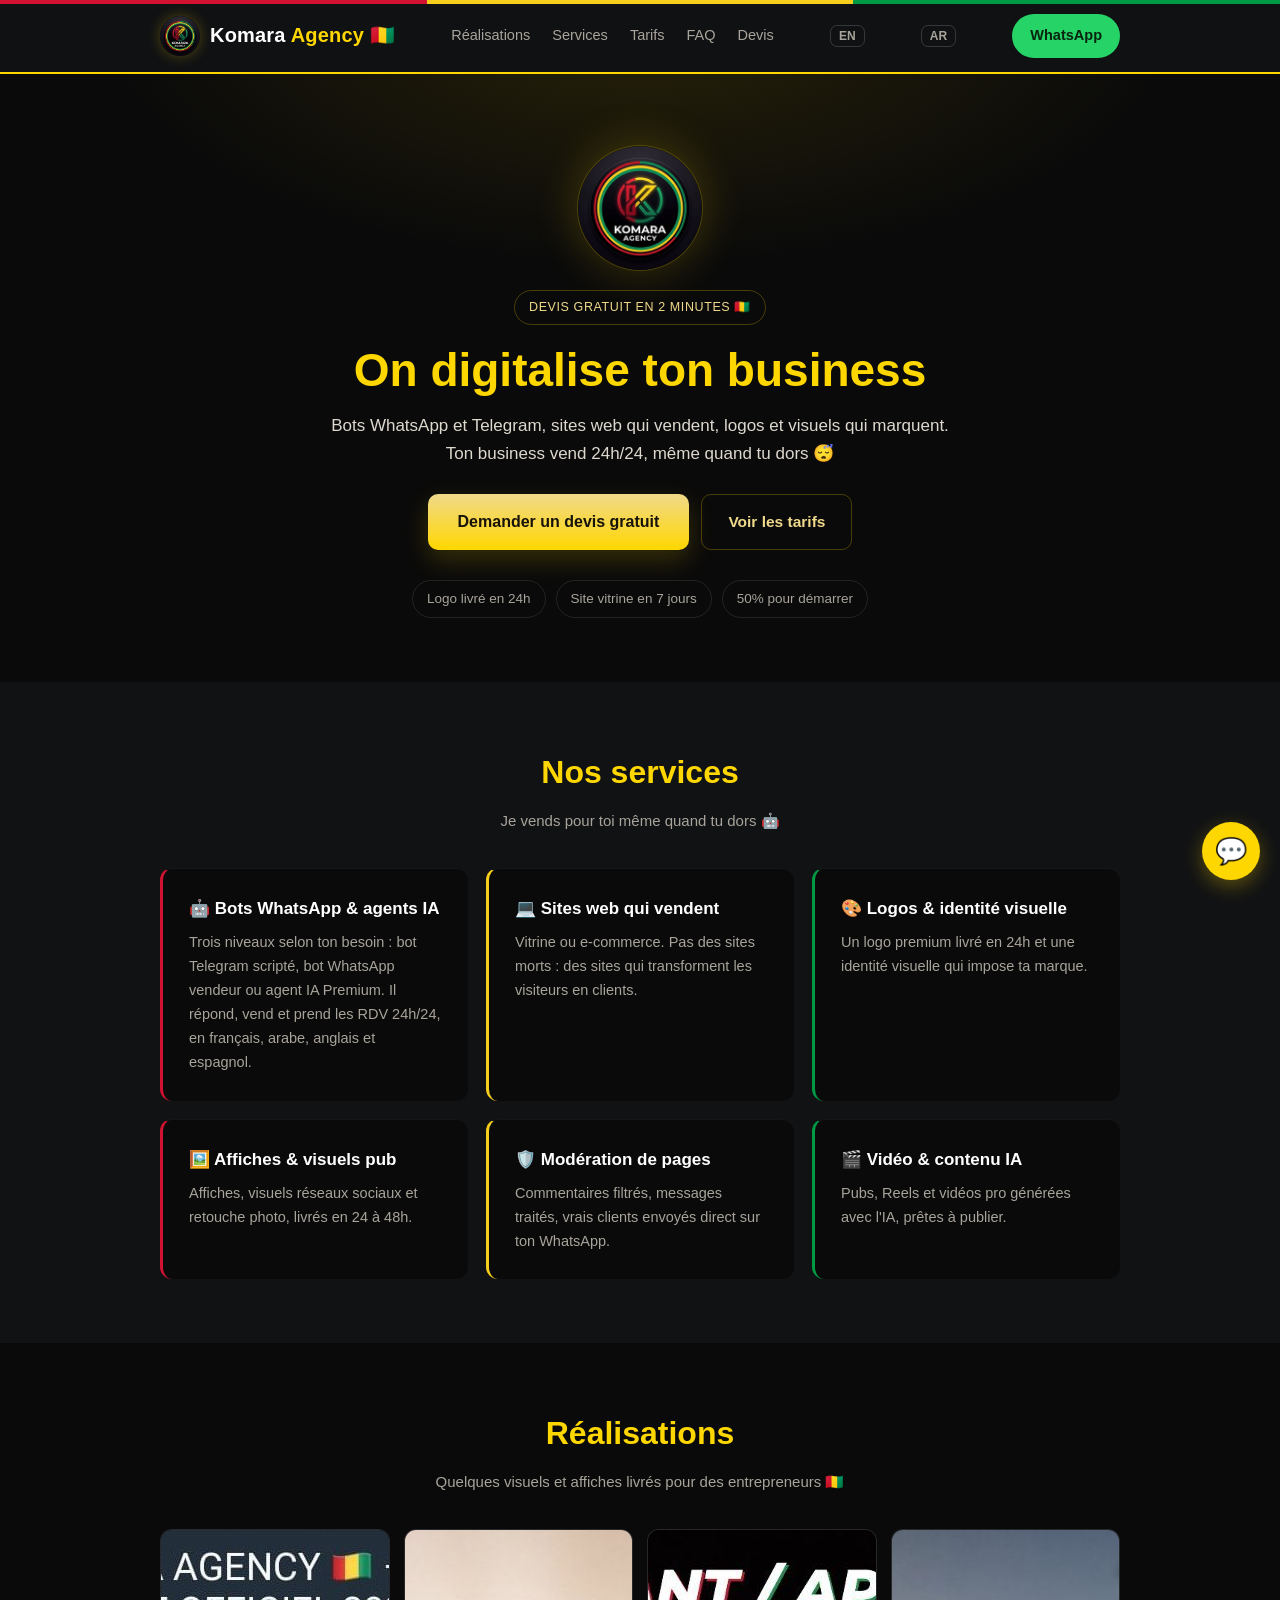
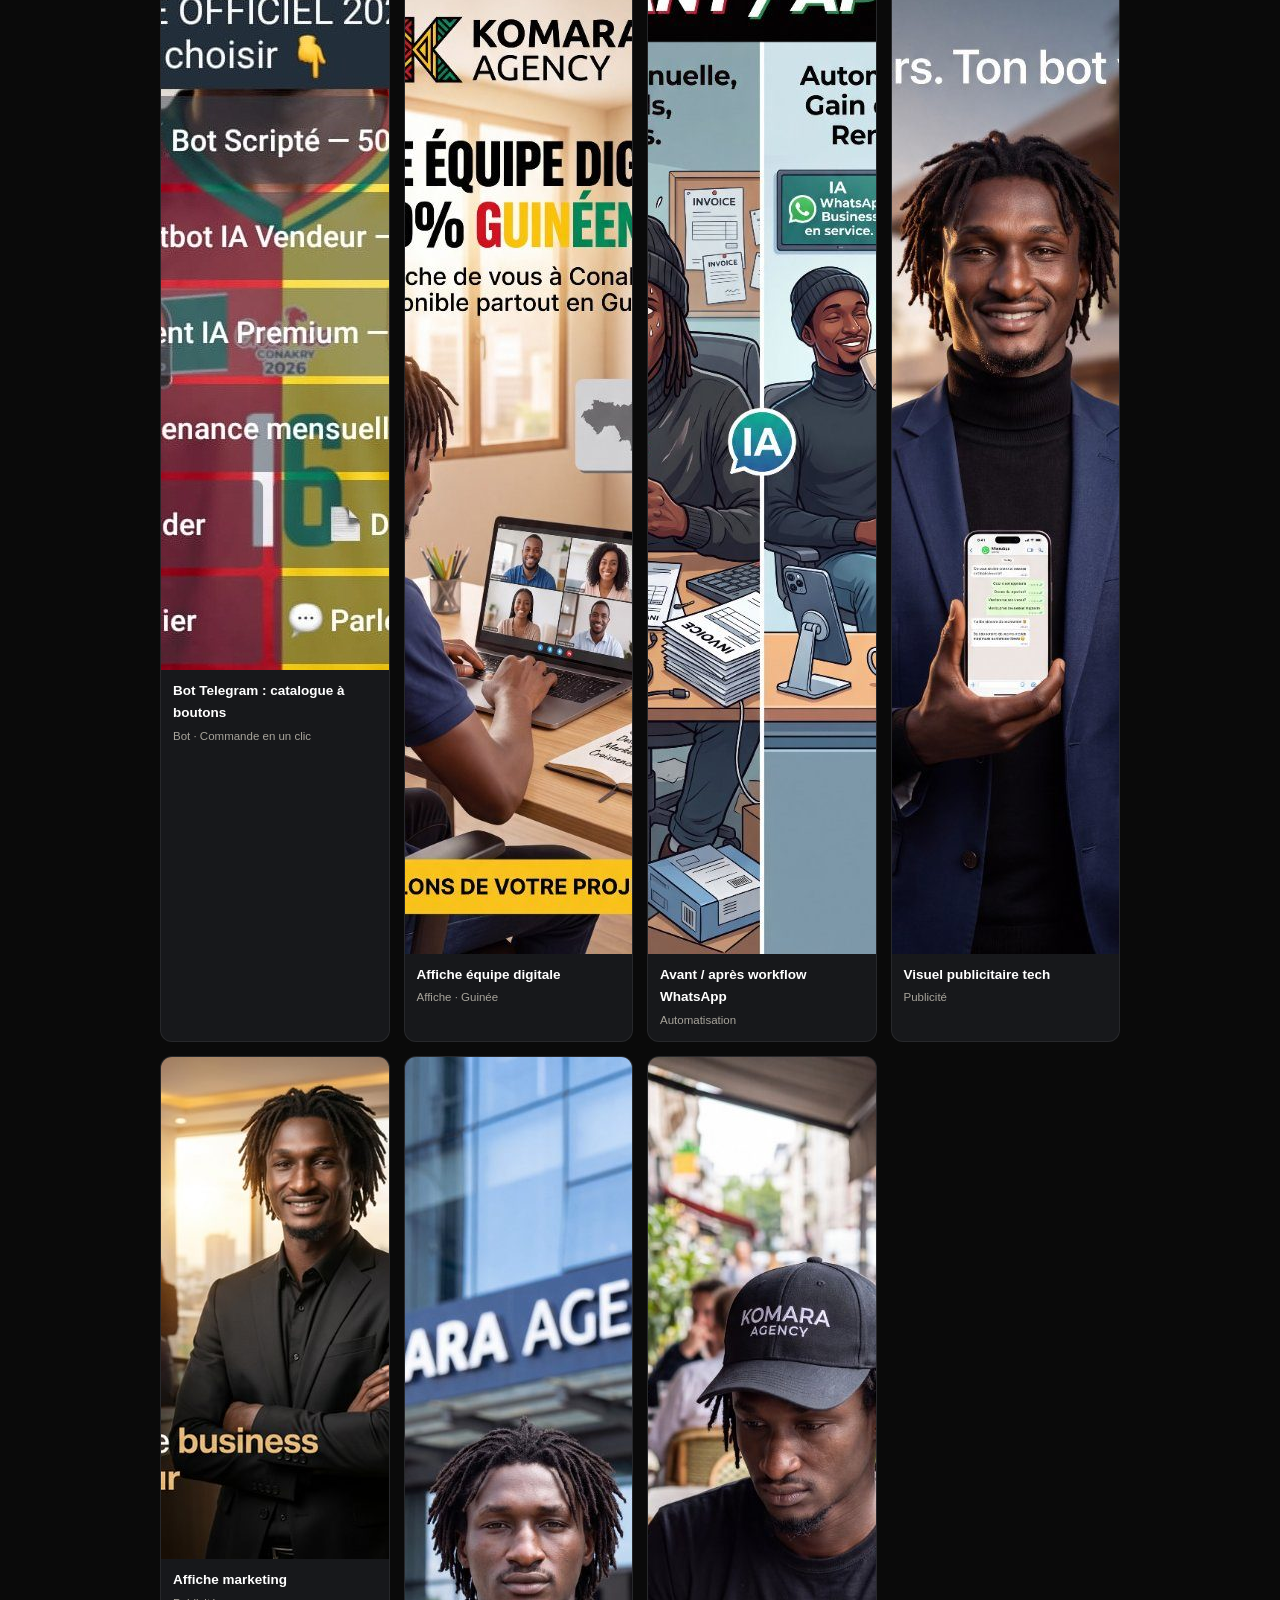
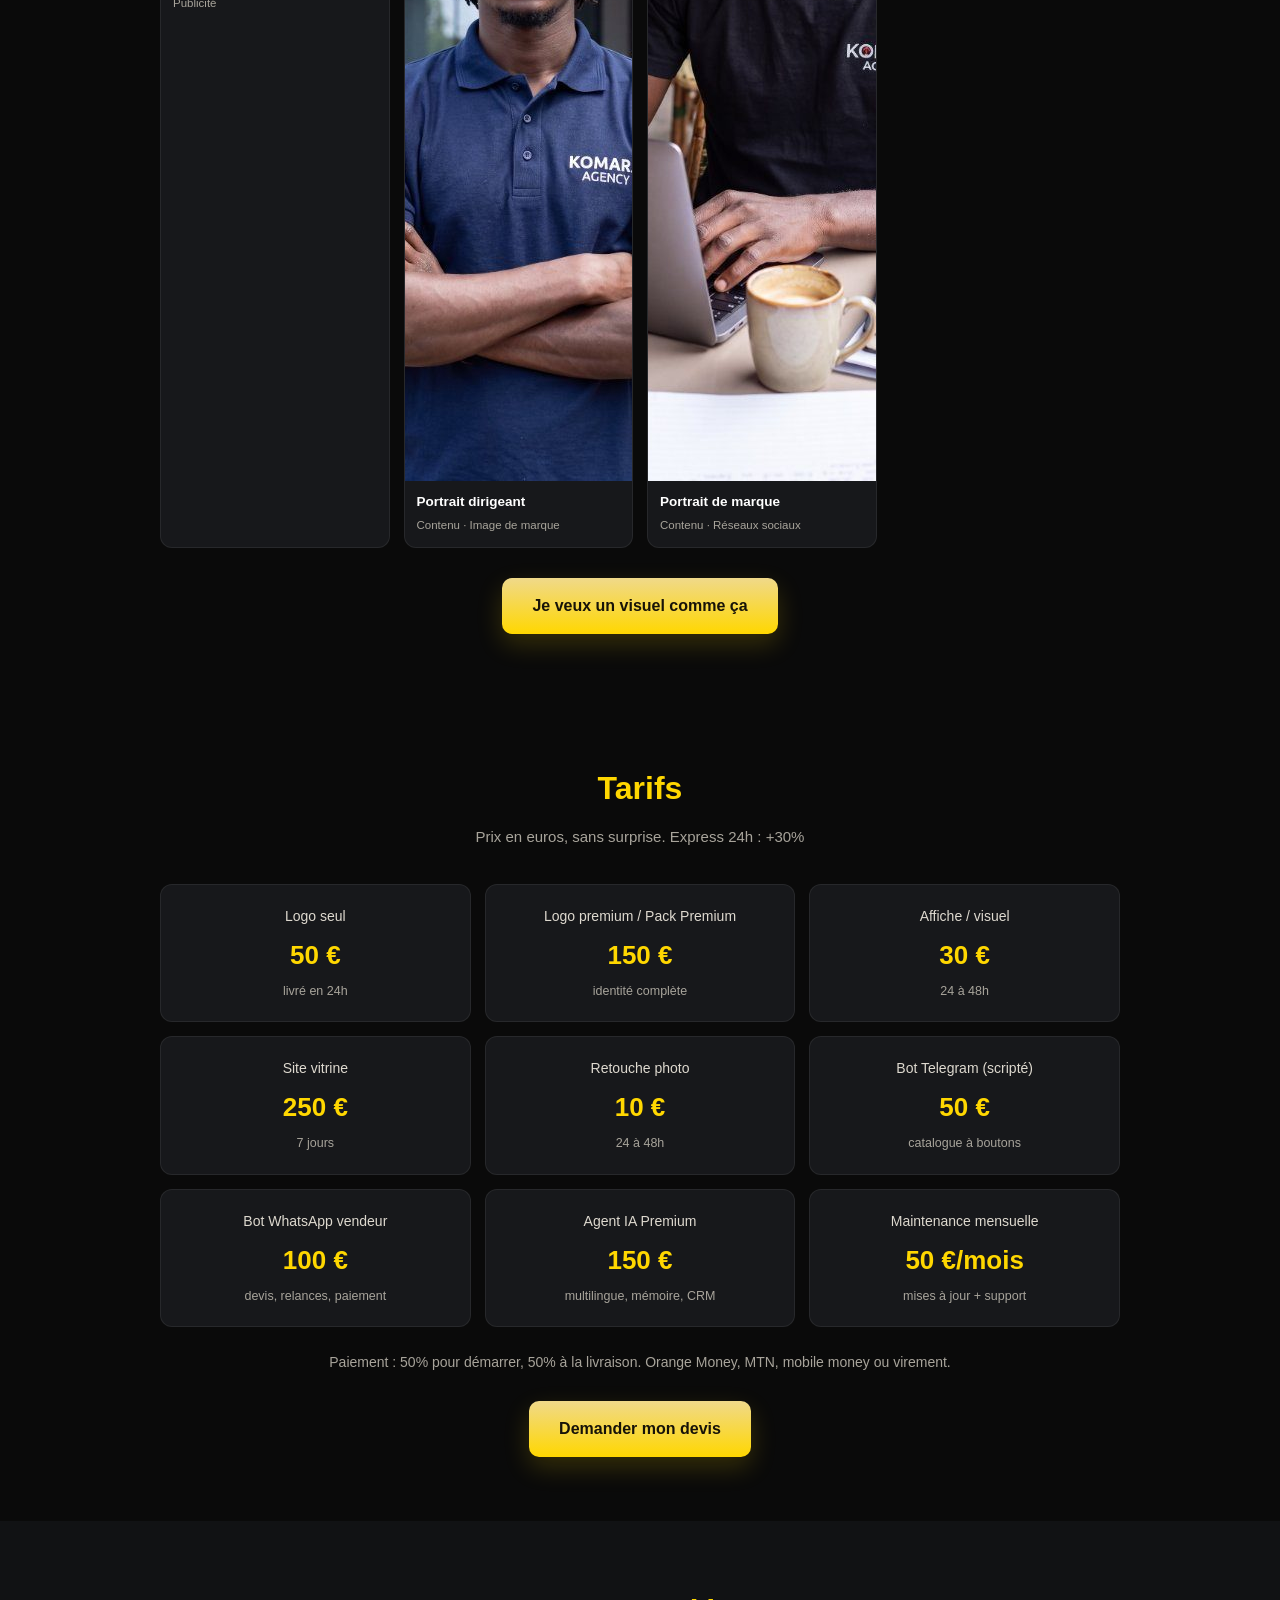
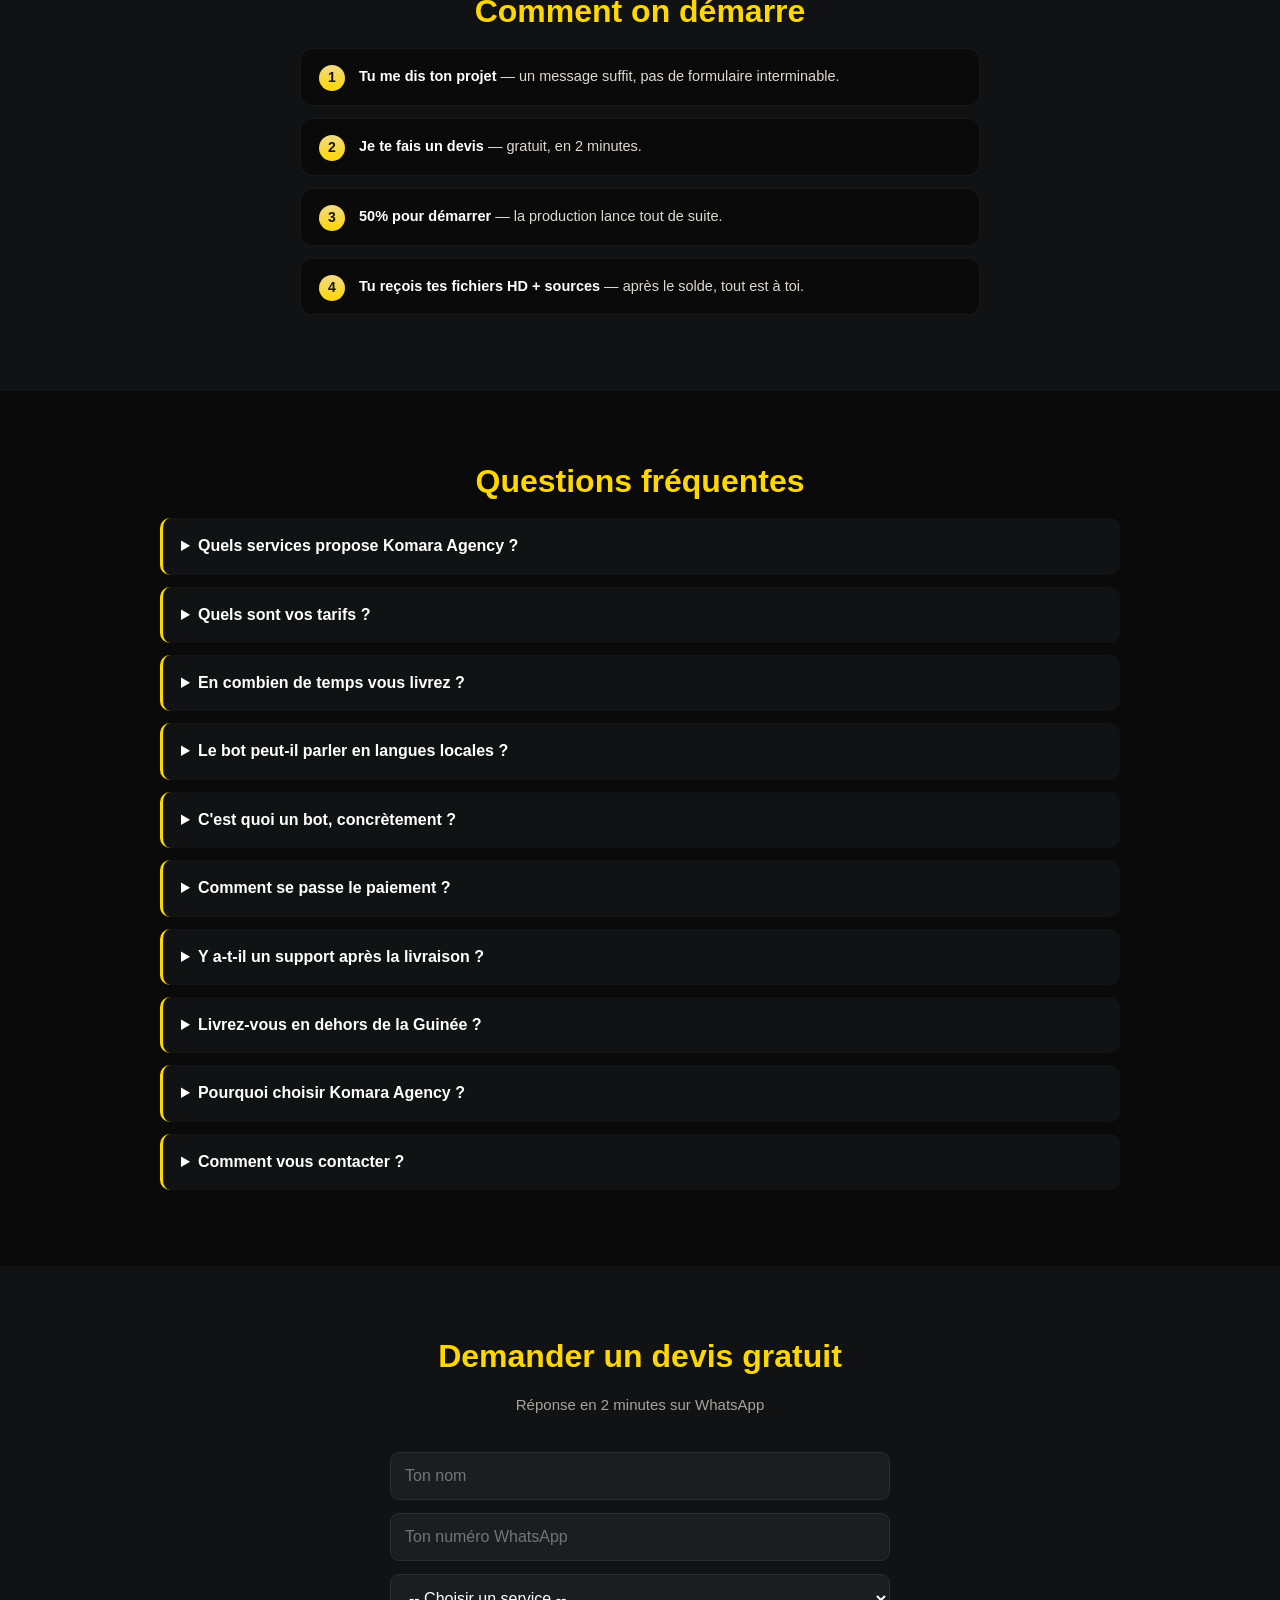
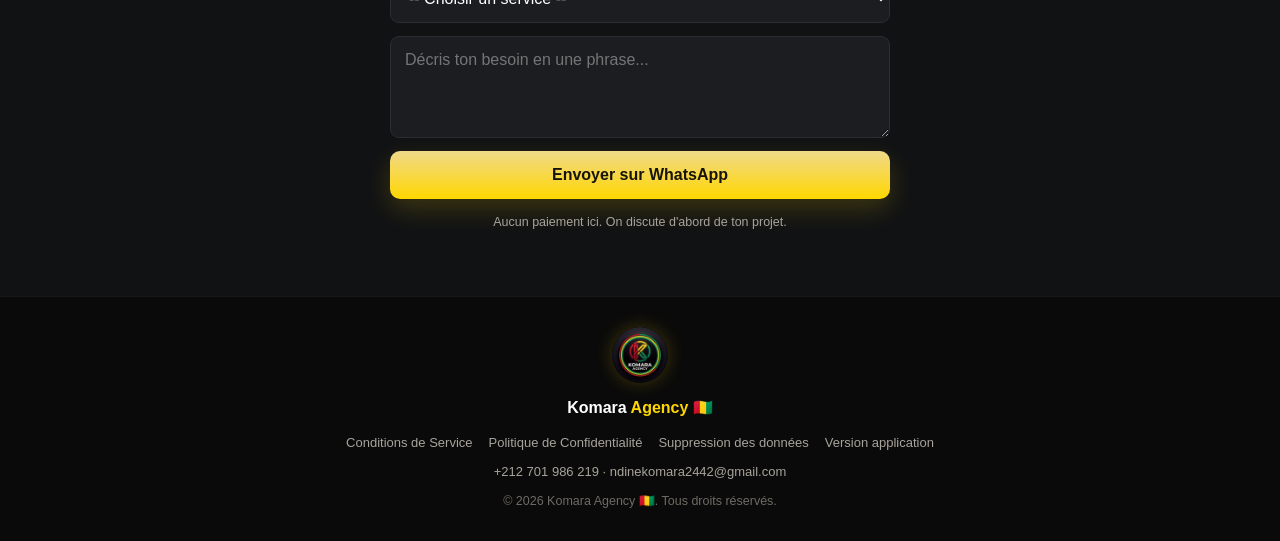
<file: index.html>
<!DOCTYPE html>
<html lang="fr">
<head>
  <meta charset="UTF-8">
  <meta name="viewport" content="width=device-width, initial-scale=1.0">
  <title>Komara Agency 🇬🇳 | Bots WhatsApp, Sites web, Design</title>
  <meta name="description" content="Komara Agency 🇬🇳 : bots WhatsApp et agents IA, sites web qui vendent, logos, affiches et gestion de réseaux sociaux. Devis gratuit en 2 minutes.">
  <meta property="og:title" content="Komara Agency 🇬🇳 | Bots WhatsApp, Sites web, Design">
  <meta property="og:description" content="On transforme ton business en machine de vente automatique. Bots 24h/24, sites, logos et visuels.">
  <meta property="og:type" content="website">
  <link rel="icon" type="image/png" sizes="64x64" href="assets/favicon-64.png">
  <link rel="icon" type="image/png" sizes="256x256" href="assets/logo-256.png">
  <link rel="apple-touch-icon" href="assets/apple-touch-icon.png">
  <link rel="alternate" hreflang="fr" href="https://komaraagency.github.io/komara-agency-site/">
  <link rel="alternate" hreflang="en" href="https://komaraagency.github.io/komara-agency-site/en/">
  <link rel="alternate" hreflang="ar" href="https://komaraagency.github.io/komara-agency-site/ar/">
  <link rel="canonical" href="https://komaraagency.github.io/komara-agency-site/">
  <meta name="robots" content="index, follow">
  <meta name="keywords" content="bot WhatsApp Guinée, création site web Conakry, agence digitale Guinée, chatbot WhatsApp, logo Guinée, Komara Agency">
  <meta property="og:image" content="https://komaraagency.github.io/komara-agency-site/assets/og-image.jpg">
  <meta property="og:url" content="https://komaraagency.github.io/komara-agency-site/">
  <meta property="og:locale" content="fr_FR">
  <meta name="twitter:card" content="summary_large_image">
  <meta name="twitter:image" content="https://komaraagency.github.io/komara-agency-site/assets/og-image.jpg">
  <link rel="stylesheet" href="style.css">
  <script type="application/ld+json">
  {
    "@context": "https://schema.org",
    "@type": "ProfessionalService",
    "name": "Komara Agency",
    "description": "Agence digitale : bots WhatsApp et agents IA, sites web, logos et visuels.",
    "telephone": "+212701986219",
    "email": "ndinekomara2442@gmail.com",
    "areaServed": "Guinée, Afrique, monde",
    "address": { "@type": "PostalAddress", "addressLocality": "Casablanca", "addressCountry": "MA" }
  }
  </script>
  <link rel="manifest" href="./manifest.json">
  <meta name="theme-color" content="#0a0a0a">
  <meta name="mobile-web-app-capable" content="yes">
  <meta name="apple-mobile-web-app-capable" content="yes">
  <meta name="apple-mobile-web-app-status-bar-style" content="black-translucent">
  <meta name="apple-mobile-web-app-title" content="Komara">
  <link rel="icon" type="image/png" sizes="192x192" href="./icon-192.png">
  <link rel="apple-touch-icon" href="./assets/apple-touch-icon.png">
  <script src="./pwa.js" defer></script>
</head>
<body>

  <!-- HEADER -->
  <header class="header">
    <div class="container header-inner">
      <a href="#" class="logo"><img src="assets/logo-128.png" alt="Logo Komara Agency" width="40" height="40" class="logo-img"><b>Komara <span>Agency</span> 🇬🇳</b></a>
      <nav class="nav">
        <a href="#realisations">Réalisations</a>
        <a href="#services">Services</a>
        <a href="#tarifs">Tarifs</a>
        <a href="#faq">FAQ</a>
        <a href="#contact">Devis</a>
      </nav>
      <a href="en/index.html" class="lang-switch" hreflang="en">EN</a>
      <a href="ar/index.html" class="lang-switch" hreflang="ar">AR</a>
      <a href="https://wa.me/212701986219?text=Bonjour%20Komara%20Agency%2C%20je%20veux%20un%20devis" class="btn-whatsapp" target="_blank" rel="noopener">WhatsApp</a>
    </div>
  </header>

  <!-- HERO -->
  <section class="hero">
    <div class="container">
      <img class="hero-logo" src="assets/logo-256.png" alt="Logo Komara Agency 🇬🇳" width="124" height="124">
      <p class="badge">Devis gratuit en 2 minutes 🇬🇳</p>
      <h2>On digitalise ton business</h2>
      <p class="hero-txt">Bots WhatsApp et Telegram, sites web qui vendent, logos et visuels qui marquent. Ton business vend 24h/24, même quand tu dors 😴</p>
      <div class="hero-actions">
        <a href="#contact" class="btn-principal">Demander un devis gratuit</a>
        <a href="#tarifs" class="btn-secondaire">Voir les tarifs</a>
      </div>
      <ul class="preuves">
        <li>Logo livré en 24h</li>
        <li>Site vitrine en 7 jours</li>
        <li>50% pour démarrer</li>
      </ul>
    </div>
  </section>

  <!-- SERVICES -->
  <section id="services" class="services">
    <div class="container">
      <h2>Nos services</h2>
      <p class="section-sub">Je vends pour toi même quand tu dors 🤖</p>
      <div class="grid">
        <div class="card">
          <h3>🤖 Bots WhatsApp & agents IA</h3>
          <p>Trois niveaux selon ton besoin : bot Telegram scripté, bot WhatsApp vendeur ou agent IA Premium. Il répond, vend et prend les RDV 24h/24, en français, arabe, anglais et espagnol.</p>
        </div>
        <div class="card">
          <h3>💻 Sites web qui vendent</h3>
          <p>Vitrine ou e-commerce. Pas des sites morts : des sites qui transforment les visiteurs en clients.</p>
        </div>
        <div class="card">
          <h3>🎨 Logos & identité visuelle</h3>
          <p>Un logo premium livré en 24h et une identité visuelle qui impose ta marque.</p>
        </div>
        <div class="card">
          <h3>🖼️ Affiches & visuels pub</h3>
          <p>Affiches, visuels réseaux sociaux et retouche photo, livrés en 24 à 48h.</p>
        </div>
        <div class="card">
          <h3>🛡️ Modération de pages</h3>
          <p>Commentaires filtrés, messages traités, vrais clients envoyés direct sur ton WhatsApp.</p>
        </div>
        <div class="card">
          <h3>🎬 Vidéo & contenu IA</h3>
          <p>Pubs, Reels et vidéos pro générées avec l'IA, prêtes à publier.</p>
        </div>
      </div>
    </div>
  </section>


  <!-- REALISATIONS -->
  <section id="realisations" class="portfolio">
    <div class="container">
      <h2>Réalisations</h2>
      <p class="section-sub">Quelques visuels et affiches livrés pour des entrepreneurs 🇬🇳</p>
      <div class="portfolio-grid">
        <figure class="pf">
          <img src="assets/portfolio/bot-catalogue-telegram.jpg" alt="Catalogue officiel Komara Agency dans un bot Telegram avec boutons de commande" loading="lazy" width="690" height="740">
          <figcaption><b>Bot Telegram : catalogue à boutons</b><span>Bot · Commande en un clic</span></figcaption>
        </figure>
        <figure class="pf">
          <img src="assets/portfolio/affiche-equipe-digitale.jpg" alt="Affiche présentant une équipe digitale guinéenne" loading="lazy" width="572" height="1024">
          <figcaption><b>Affiche équipe digitale</b><span>Affiche · Guinée</span></figcaption>
        </figure>
        <figure class="pf">
          <img src="assets/portfolio/avant-apres-whatsapp.jpg" alt="Visuel avant et après un workflow WhatsApp automatisé" loading="lazy" width="572" height="1024">
          <figcaption><b>Avant / après workflow WhatsApp</b><span>Automatisation</span></figcaption>
        </figure>
        <figure class="pf">
          <img src="assets/portfolio/visuel-pub-tech.jpg" alt="Visuel publicitaire pour une offre tech haut de gamme" loading="lazy" width="572" height="1024">
          <figcaption><b>Visuel publicitaire tech</b><span>Publicité</span></figcaption>
        </figure>
        <figure class="pf">
          <img src="assets/portfolio/affiche-marketing.jpg" alt="Affiche marketing pour un dirigeant" loading="lazy" width="900" height="502">
          <figcaption><b>Affiche marketing</b><span>Publicité</span></figcaption>
        </figure>
        <figure class="pf">
          <img src="assets/portfolio/portrait-dirigeant.jpg" alt="Portrait professionnel d'un dirigeant au bureau" loading="lazy" width="572" height="1024">
          <figcaption><b>Portrait dirigeant</b><span>Contenu · Image de marque</span></figcaption>
        </figure>
        <figure class="pf">
          <img src="assets/portfolio/portrait-marque.jpg" alt="Portrait de marque d'un entrepreneur au travail" loading="lazy" width="572" height="1024">
          <figcaption><b>Portrait de marque</b><span>Contenu · Réseaux sociaux</span></figcaption>
        </figure>
      </div>
      <p class="portfolio-cta"><a href="#contact" class="btn-principal">Je veux un visuel comme ça</a></p>
    </div>
  </section>

  <!-- TARIFS -->
  <section id="tarifs" class="tarifs">
    <div class="container">
      <h2>Tarifs</h2>
      <p class="section-sub">Prix en euros, sans surprise. Express 24h : +30%</p>
      <div class="tarifs-grid">
        <div class="tarif"><span class="tarif-nom">Logo seul</span><span class="tarif-prix">50 €</span><span class="tarif-delai">livré en 24h</span></div>
        <div class="tarif"><span class="tarif-nom">Logo premium / Pack Premium</span><span class="tarif-prix">150 €</span><span class="tarif-delai">identité complète</span></div>
        <div class="tarif"><span class="tarif-nom">Affiche / visuel</span><span class="tarif-prix">30 €</span><span class="tarif-delai">24 à 48h</span></div>
        <div class="tarif"><span class="tarif-nom">Site vitrine</span><span class="tarif-prix">250 €</span><span class="tarif-delai">7 jours</span></div>
        <div class="tarif"><span class="tarif-nom">Retouche photo</span><span class="tarif-prix">10 €</span><span class="tarif-delai">24 à 48h</span></div>
        <div class="tarif"><span class="tarif-nom">Bot Telegram (scripté)</span><span class="tarif-prix">50 €</span><span class="tarif-delai">catalogue à boutons</span></div>
        <div class="tarif"><span class="tarif-nom">Bot WhatsApp vendeur</span><span class="tarif-prix">100 €</span><span class="tarif-delai">devis, relances, paiement</span></div>
        <div class="tarif"><span class="tarif-nom">Agent IA Premium</span><span class="tarif-prix">150 €</span><span class="tarif-delai">multilingue, mémoire, CRM</span></div>
        <div class="tarif"><span class="tarif-nom">Maintenance mensuelle</span><span class="tarif-prix">50 €/mois</span><span class="tarif-delai">mises à jour + support</span></div>
      </div>
      <p class="tarifs-note">Paiement : 50% pour démarrer, 50% à la livraison. Orange Money, MTN, mobile money ou virement.</p>
      <a href="#contact" class="btn-principal">Demander mon devis</a>
    </div>
  </section>

  <!-- ETAPES -->
  <section class="etapes">
    <div class="container">
      <h2>Comment on démarre</h2>
      <ol class="steps">
        <li><strong>Tu me dis ton projet</strong> — un message suffit, pas de formulaire interminable.</li>
        <li><strong>Je te fais un devis</strong> — gratuit, en 2 minutes.</li>
        <li><strong>50% pour démarrer</strong> — la production lance tout de suite.</li>
        <li><strong>Tu reçois tes fichiers HD + sources</strong> — après le solde, tout est à toi.</li>
      </ol>
    </div>
  </section>

  <!-- FAQ -->
  <section id="faq" class="faq">
    <div class="container">
      <h2>Questions fréquentes</h2>

      <details>
        <summary>Quels services propose Komara Agency ?</summary>
        <p>On transforme ton business en machine de vente automatique :<br>
        1. <b>Bots WhatsApp & Telegram</b> et agents IA qui répondent, vendent et prennent les RDV 24h/24.<br>
        2. <b>Sites web</b> vitrine et e-commerce.<br>
        3. <b>Logos & identité visuelle</b>, affiches et visuels pub.<br>
        4. <b>Modération de pages</b> Facebook et Instagram.<br>
        5. <b>Vidéos et contenus générés avec l'IA</b>.</p>
      </details>

      <details>
        <summary>Quels sont vos tarifs ?</summary>
        <p>Tous les prix sont en euros (€) :<br>
        Logo seul : <b>50 €</b> (livré en 24h)<br>
        Logo premium / Pack Premium : <b>150 €</b><br>
        Affiche / visuel : <b>30 €</b><br>
        Site vitrine : <b>250 €</b> (7 jours)<br>
        Retouche photo : <b>10 €</b><br>
        Bot Telegram scripté : <b>50 €</b><br>
        Bot WhatsApp vendeur : <b>100 €</b><br>
        Agent IA Premium : <b>150 €</b><br>
        Maintenance mensuelle : <b>50 €/mois</b><br>
        Express 24h : <b>+30%</b><br>
        Devis gratuit en 2 minutes.</p>
      </details>

      <details>
        <summary>En combien de temps vous livrez ?</summary>
        <p>Logo : 24h (V1 le lendemain 9h si la commande passe le soir).<br>
        Affiche / visuel : 24 à 48h.<br>
        Site vitrine : 7 jours.<br>
        Mise en place d'un chatbot : 2 à 4 semaines après validation du devis.<br>
        Tu reçois un aperçu avant la livraison finale.</p>
      </details>

      <details>
        <summary>Le bot peut-il parler en langues locales ?</summary>
        <p>Oui. Aya, notre assistante, parle français, arabe, anglais et espagnol. On configure le bot selon tes clients et ton marché, où qu'ils soient.</p>
      </details>

      <details>
        <summary>C'est quoi un bot, concrètement ?</summary>
        <p>Un bot 🤖 c'est ton employé digital qui ne dort jamais. Il discute avec tes clients sur WhatsApp, Telegram ou ton site, répond aux questions, prend les commandes et envoie les infos en automatique. Il fait le travail répétitif à ta place ⏱️</p>
      </details>

      <details>
        <summary>Comment se passe le paiement ?</summary>
        <p>50% pour démarrer, 50% à la livraison. On accepte Orange Money, MTN, mobile money et virement.</p>
      </details>

      <details>
        <summary>Y a-t-il un support après la livraison ?</summary>
        <p>Oui 💪 On assure un support continu : mises à jour et ajustements selon tes besoins, accès à notre équipe pour toute question ou modification. Tu n'es jamais seul après le lancement 🤝</p>
      </details>

      <details>
        <summary>Livrez-vous en dehors de la Guinée ?</summary>
        <p>Oui 🇬🇳 On livre partout en Guinée et on bosse en ligne avec le monde entier. La distance n'est plus un problème : la livraison se fait par WhatsApp, Telegram ou lien de téléchargement.</p>
      </details>

      <details>
        <summary>Pourquoi choisir Komara Agency ?</summary>
        <p>Parce qu'on comprend le marché africain : mobile money, langues locales, livraison rapide et prix adaptés. On ne vend pas des sites jolis, on vend des machines à vendre 🇬🇳</p>
      </details>

      <details>
        <summary>Comment vous contacter ?</summary>
        <p>WhatsApp direct : <a href="https://wa.me/212701986219" target="_blank" rel="noopener">+212 701 986 219</a><br>
        E-mail : <a href="mailto:ndinekomara2442@gmail.com">ndinekomara2442@gmail.com</a><br>
        Ou utilise le formulaire de devis ci-dessous.</p>
      </details>
    </div>
  </section>

  <!-- CONTACT -->
  <section id="contact" class="contact">
    <div class="container">
      <h2>Demander un devis gratuit</h2>
      <p class="section-sub">Réponse en 2 minutes sur WhatsApp</p>
      <form id="devisForm" class="form-devis">
        <input type="text" id="nom" placeholder="Ton nom" required>
        <input type="tel" id="telephone" placeholder="Ton numéro WhatsApp" required>
        <select id="service" required>
          <option value="">-- Choisir un service --</option>
          <option value="Bot WhatsApp / agent IA">Bot WhatsApp / agent IA</option>
          <option value="Site web">Site web</option>
          <option value="Logo / identité visuelle">Logo / identité visuelle</option>
          <option value="Affiche / visuel">Affiche / visuel</option>
          <option value="Retouche photo">Retouche photo</option>
          <option value="Modération de pages">Modération de pages</option>
          <option value="Autre">Autre</option>
        </select>
        <textarea id="message" placeholder="Décris ton besoin en une phrase..." rows="4" required></textarea>
        <button type="submit" class="btn-principal">Envoyer sur WhatsApp</button>
        <p class="form-note">Aucun paiement ici. On discute d'abord de ton projet.</p>
      </form>
    </div>
  </section>

  <!-- CHATBOT -->
  <button id="chatbot-btn" aria-label="Ouvrir l'assistant Komara">💬</button>
  <div id="chatbot-box" class="hidden" role="dialog" aria-label="Assistant Komara">
    <div class="chat-header">Assistant Komara 🇬🇳<span id="close-chat" role="button" aria-label="Fermer">✕</span></div>
    <div id="chat-messages">
      <div class="msg bot">Salut toi 👋 Moi c'est Aya, l'assistante de Komara Agency. Demande-moi les tarifs, les délais ou nos services ✨</div>
    </div>
    <input type="text" id="chat-input" placeholder="Pose ta question...">
  </div>

  <!-- FOOTER -->
  <footer class="footer">
    <div class="container">
      <p class="footer-logo-img"><img src="assets/logo-128.png" alt="Komara Agency" width="56" height="56"></p>
      <p class="footer-logo">Komara <span>Agency</span> 🇬🇳</p>
      <p class="footer-liens">
        <a href="https://komaraagency.github.io/komara-bot-terms/" target="_blank" rel="noopener">Conditions de Service</a>
        <a href="https://komaraagency.github.io/komara-bot-terms/confidentialite.html" target="_blank" rel="noopener">Politique de Confidentialité</a>
        <a href="https://komaraagency.github.io/komara-bot-terms/suppression-donnees.html" target="_blank" rel="noopener">Suppression des données</a>
        <a href="app.html">Version application</a>
      </p>
      <p class="footer-contact">
        <a href="https://wa.me/212701986219" target="_blank" rel="noopener">+212 701 986 219</a> ·
        <a href="mailto:ndinekomara2442@gmail.com">ndinekomara2442@gmail.com</a>
      </p>
      <p class="footer-copy">© 2026 Komara Agency 🇬🇳. Tous droits réservés.</p>
    </div>
  </footer>

  <script src="script.js"></script>
</body>
</html>
</file>
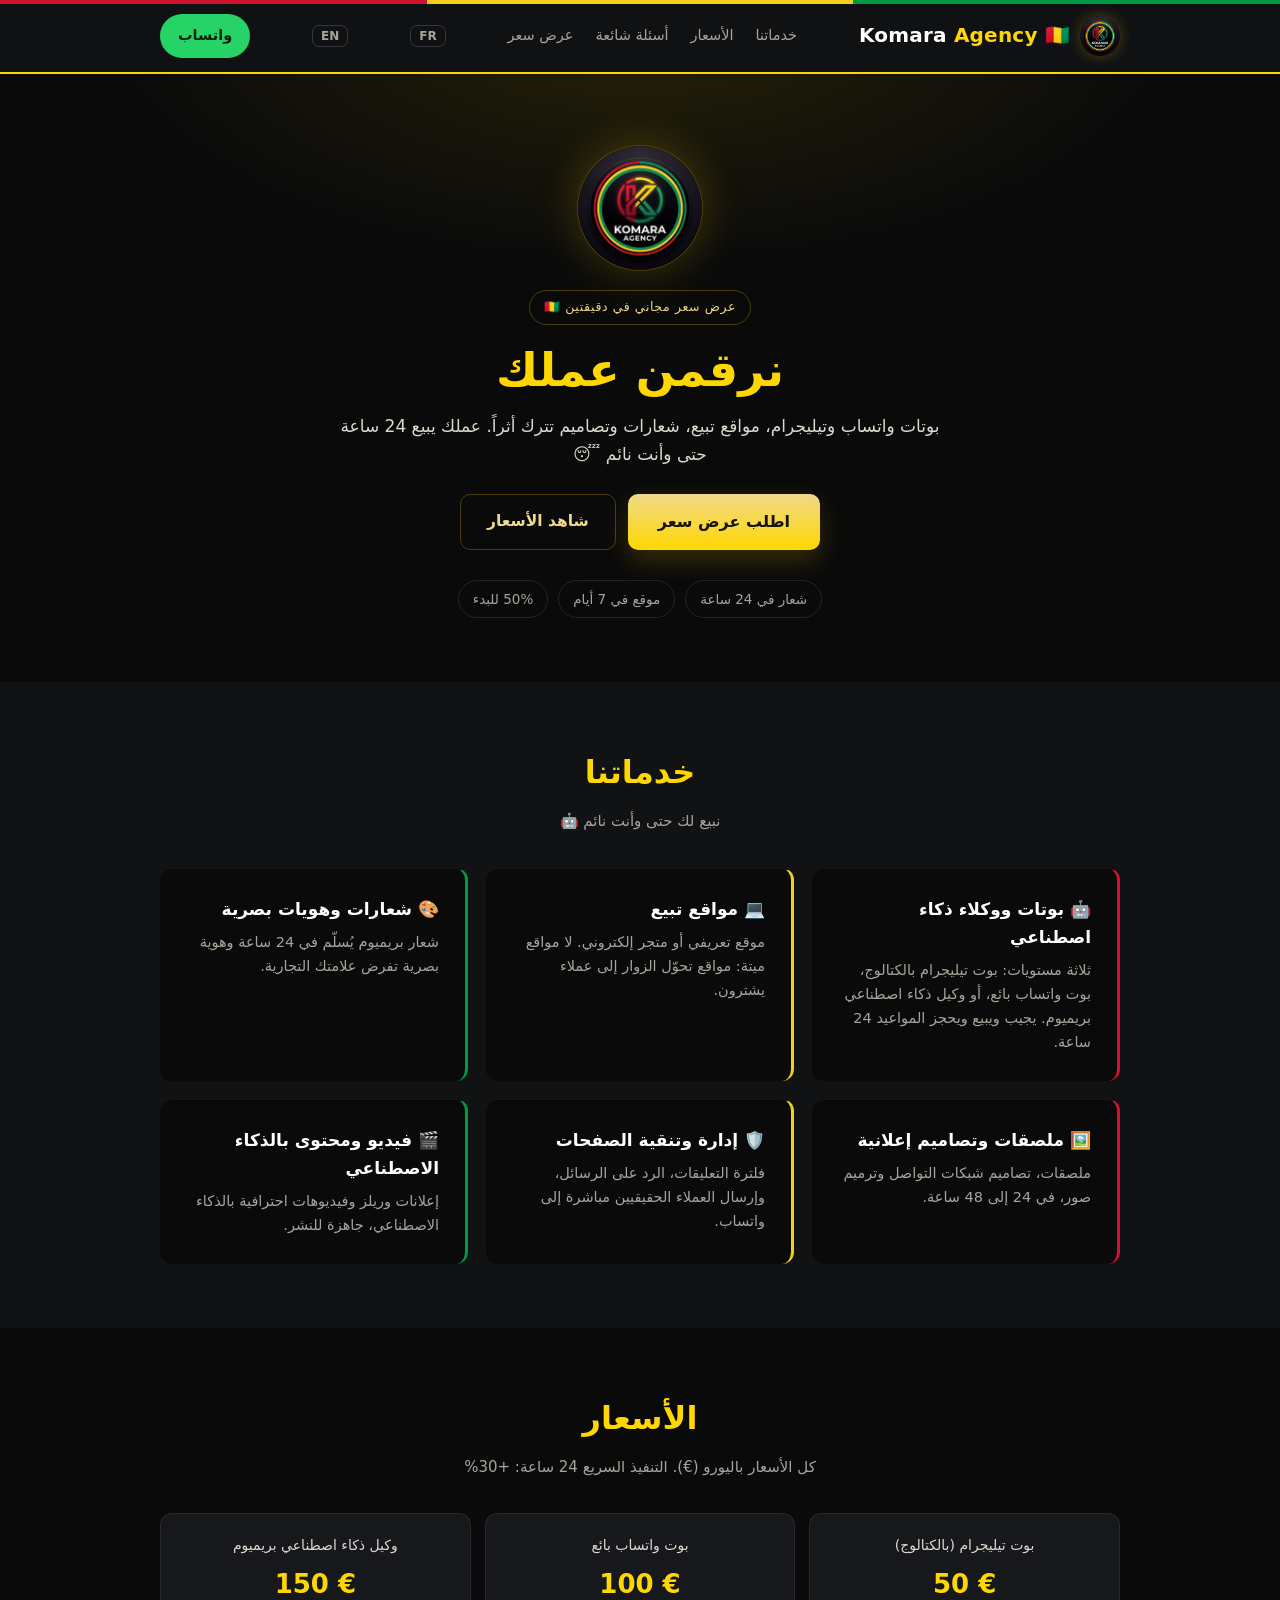
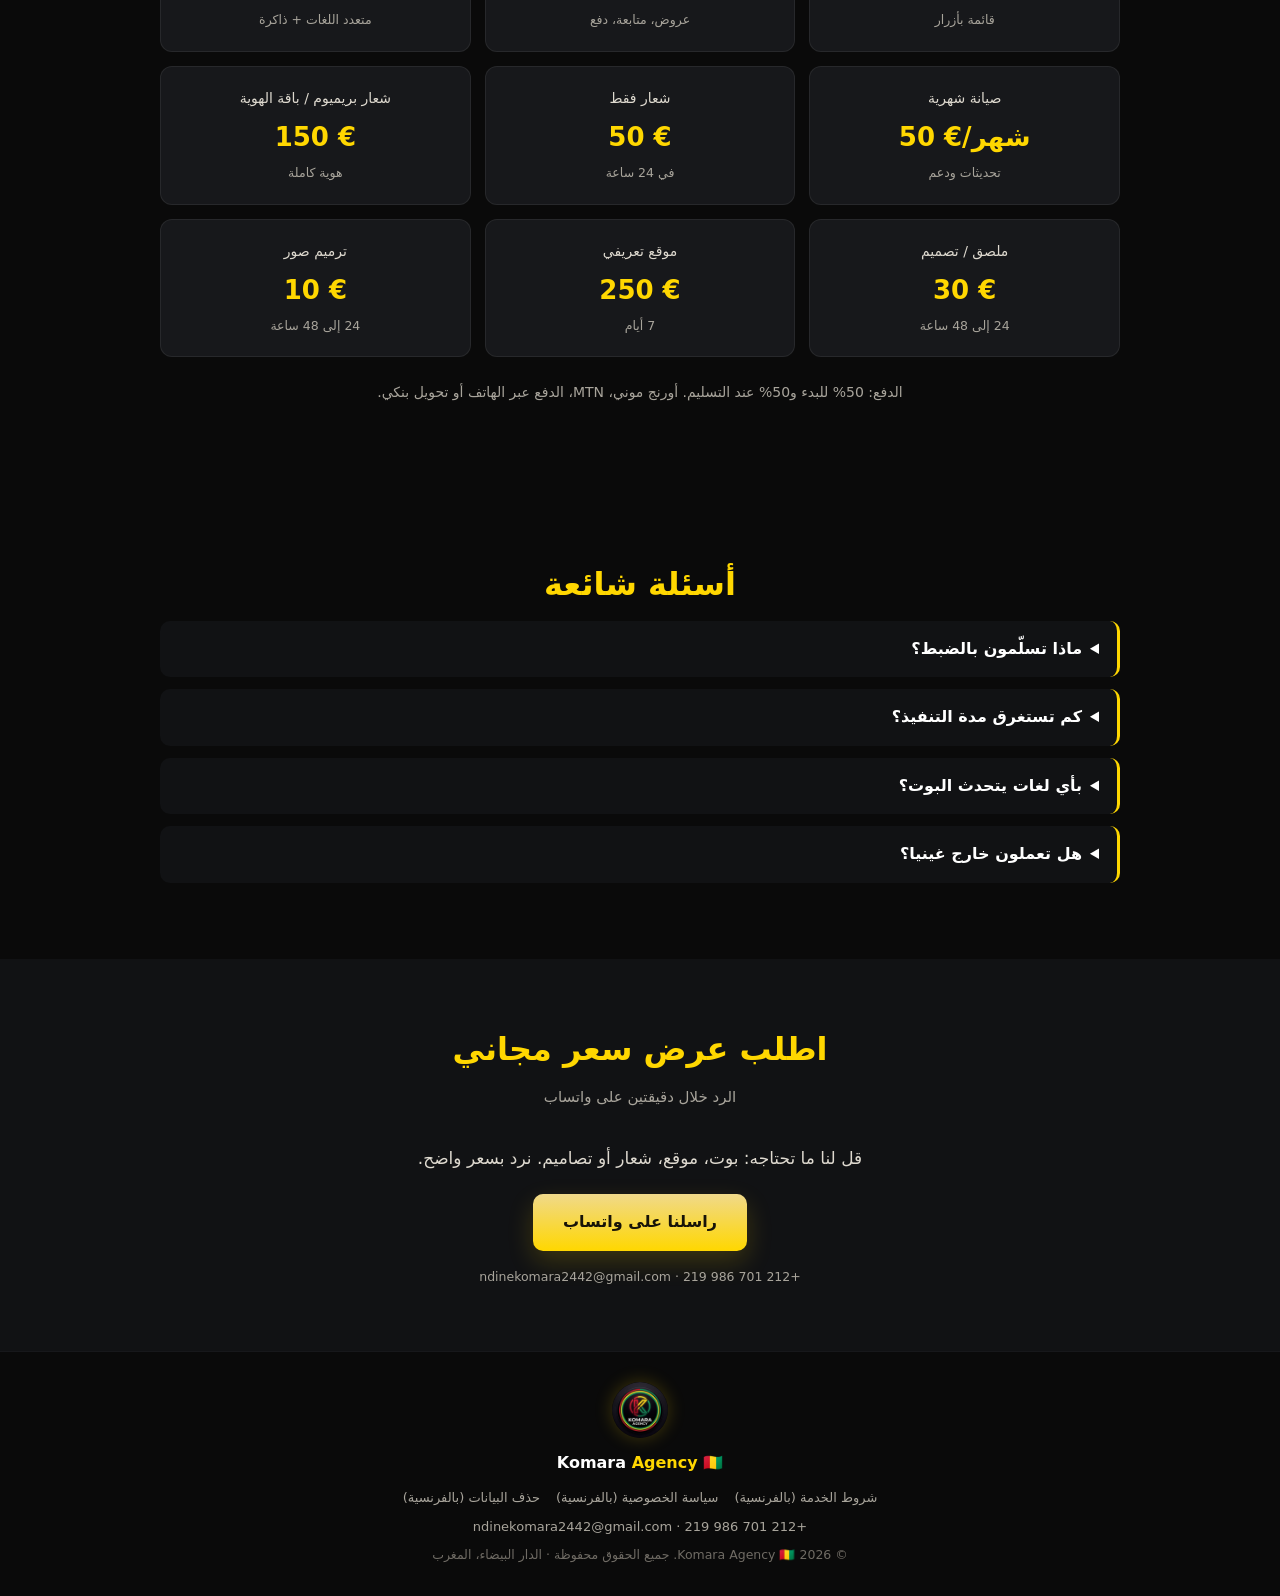
<file: ar/index.html>
<!DOCTYPE html>
<html lang="ar" dir="rtl">
<head>
  <meta charset="UTF-8">
  <meta name="viewport" content="width=device-width, initial-scale=1.0">
  <title>Komara Agency 🇬🇳 | بوتات واتساب، مواقع إلكترونية، تصميم</title>
  <meta name="description" content="Komara Agency: بوتات تيليجرام وواتساب، وكلاء ذكاء اصطناعي، مواقع تبيع، شعارات وتصاميم. نخدم غينيا وإفريقيا والعالم. عرض سعر مجاني في دقيقتين.">
  <link rel="canonical" href="https://komaraagency.github.io/komara-agency-site/ar/">
  <meta name="robots" content="index, follow">
  <meta name="keywords" content="بوت واتساب غينيا, بوت تيليجرام كوناكري, وكيل ذكاء اصطناعي, تصميم مواقع غينيا, Komara Agency">
  <meta property="og:title" content="Komara Agency 🇬🇳 | بوتات، مواقع، تصميم">
  <meta property="og:description" content="نحوّل عملك إلى آلة بيع أوتوماتيكية: بوتات 24/24، مواقع، شعارات وتصاميم.">
  <meta property="og:image" content="https://komaraagency.github.io/komara-agency-site/assets/og-image.jpg">
  <meta property="og:type" content="website">
  <meta property="og:locale" content="ar_AR">
  <link rel="alternate" hreflang="fr" href="https://komaraagency.github.io/komara-agency-site/">
  <link rel="alternate" hreflang="en" href="https://komaraagency.github.io/komara-agency-site/en/">
  <link rel="alternate" hreflang="ar" href="https://komaraagency.github.io/komara-agency-site/ar/">
  <link rel="icon" type="image/png" sizes="64x64" href="../assets/favicon-64.png">
  <link rel="apple-touch-icon" href="../assets/apple-touch-icon.png">
  <link rel="stylesheet" href="../style.css">
  <style>
    [dir="rtl"] body { font-family: "Segoe UI", Tahoma, "Noto Sans Arabic", system-ui, sans-serif; }
    [dir="rtl"] .card { border-left: 0; border-right: 3px solid var(--or); }
    [dir="rtl"] .card:nth-child(3n+1) { border-right-color: var(--rouge); }
    [dir="rtl"] .card:nth-child(3n+2) { border-right-color: var(--jaune); }
    [dir="rtl"] .card:nth-child(3n) { border-right-color: var(--vert-drapeau); }
    [dir="rtl"] details { border-left: 0; border-right: 3px solid var(--or); }
    [dir="rtl"] .hero-txt, [dir="rtl"] .section-sub { text-align: center; }
    [dir="rtl"] .tarif-prix { direction: ltr; }
  </style>
  <link rel="manifest" href="../manifest.json">
  <meta name="theme-color" content="#0a0a0a">
  <meta name="mobile-web-app-capable" content="yes">
  <meta name="apple-mobile-web-app-capable" content="yes">
  <meta name="apple-mobile-web-app-status-bar-style" content="black-translucent">
  <meta name="apple-mobile-web-app-title" content="Komara">
  <link rel="icon" type="image/png" sizes="192x192" href="../icon-192.png">
  <link rel="apple-touch-icon" href="../assets/apple-touch-icon.png">
  <script src="../pwa.js" defer></script>
</head>
<body>

  <header class="header">
    <div class="container header-inner">
      <a href="../index.html" class="logo"><img src="../assets/logo-128.png" alt="شعار Komara Agency" width="40" height="40" class="logo-img"><b>Komara <span>Agency</span> 🇬🇳</b></a>
      <nav class="nav">
        <a href="#services">خدماتنا</a>
        <a href="#prices">الأسعار</a>
        <a href="#faq">أسئلة شائعة</a>
        <a href="#contact">عرض سعر</a>
      </nav>
      <a href="../index.html" class="lang-switch" hreflang="fr">FR</a>
      <a href="../en/index.html" class="lang-switch" hreflang="en">EN</a>
      <a href="https://wa.me/212701986219?text=%D9%85%D8%B1%D8%AD%D8%A8%D8%A7%20Komara%20Agency%2C%20%D8%A3%D8%B1%D9%8A%D8%AF%20%D8%B9%D8%B1%D8%B6%20%D8%B3%D8%B9%D8%B1" class="btn-whatsapp" target="_blank" rel="noopener">واتساب</a>
    </div>
  </header>

  <section class="hero">
    <div class="container">
      <img class="hero-logo" src="../assets/logo-256.png" alt="شعار Komara Agency" width="124" height="124">
      <p class="badge">عرض سعر مجاني في دقيقتين 🇬🇳</p>
      <h2>نرقمن عملك</h2>
      <p class="hero-txt">بوتات واتساب وتيليجرام، مواقع تبيع، شعارات وتصاميم تترك أثراً. عملك يبيع 24 ساعة حتى وأنت نائم 😴</p>
      <div class="hero-actions">
        <a href="https://wa.me/212701986219?text=%D9%85%D8%B1%D8%AD%D8%A8%D8%A7%20Komara%20Agency%2C%20%D8%A3%D8%B1%D9%8A%D8%AF%20%D8%B9%D8%B1%D8%B6%20%D8%B3%D8%B9%D8%B1" class="btn-principal" target="_blank" rel="noopener">اطلب عرض سعر</a>
        <a href="#prices" class="btn-secondaire">شاهد الأسعار</a>
      </div>
      <ul class="preuves">
        <li>شعار في 24 ساعة</li>
        <li>موقع في 7 أيام</li>
        <li>50% للبدء</li>
      </ul>
    </div>
  </section>

  <section id="services" class="services">
    <div class="container">
      <h2>خدماتنا</h2>
      <p class="section-sub">نبيع لك حتى وأنت نائم 🤖</p>
      <div class="grid">
        <div class="card">
          <h3>🤖 بوتات ووكلاء ذكاء اصطناعي</h3>
          <p>ثلاثة مستويات: بوت تيليجرام بالكتالوج، بوت واتساب بائع، أو وكيل ذكاء اصطناعي بريميوم. يجيب ويبيع ويحجز المواعيد 24 ساعة.</p>
        </div>
        <div class="card">
          <h3>💻 مواقع تبيع</h3>
          <p>موقع تعريفي أو متجر إلكتروني. لا مواقع ميتة: مواقع تحوّل الزوار إلى عملاء يشترون.</p>
        </div>
        <div class="card">
          <h3>🎨 شعارات وهويات بصرية</h3>
          <p>شعار بريميوم يُسلّم في 24 ساعة وهوية بصرية تفرض علامتك التجارية.</p>
        </div>
        <div class="card">
          <h3>🖼️ ملصقات وتصاميم إعلانية</h3>
          <p>ملصقات، تصاميم شبكات التواصل وترميم صور، في 24 إلى 48 ساعة.</p>
        </div>
        <div class="card">
          <h3>🛡️ إدارة وتنقية الصفحات</h3>
          <p>فلترة التعليقات، الرد على الرسائل، وإرسال العملاء الحقيقيين مباشرة إلى واتساب.</p>
        </div>
        <div class="card">
          <h3>🎬 فيديو ومحتوى بالذكاء الاصطناعي</h3>
          <p>إعلانات وريلز وفيديوهات احترافية بالذكاء الاصطناعي، جاهزة للنشر.</p>
        </div>
      </div>
    </div>
  </section>

  <section id="prices" class="tarifs">
    <div class="container">
      <h2>الأسعار</h2>
      <p class="section-sub">كل الأسعار باليورو (€). التنفيذ السريع 24 ساعة: +30%</p>
      <div class="tarifs-grid">
        <div class="tarif"><span class="tarif-nom">بوت تيليجرام (بالكتالوج)</span><span class="tarif-prix">50 €</span><span class="tarif-delai">قائمة بأزرار</span></div>
        <div class="tarif"><span class="tarif-nom">بوت واتساب بائع</span><span class="tarif-prix">100 €</span><span class="tarif-delai">عروض، متابعة، دفع</span></div>
        <div class="tarif"><span class="tarif-nom">وكيل ذكاء اصطناعي بريميوم</span><span class="tarif-prix">150 €</span><span class="tarif-delai">متعدد اللغات + ذاكرة</span></div>
        <div class="tarif"><span class="tarif-nom">صيانة شهرية</span><span class="tarif-prix">50 €/شهر</span><span class="tarif-delai">تحديثات ودعم</span></div>
        <div class="tarif"><span class="tarif-nom">شعار فقط</span><span class="tarif-prix">50 €</span><span class="tarif-delai">في 24 ساعة</span></div>
        <div class="tarif"><span class="tarif-nom">شعار بريميوم / باقة الهوية</span><span class="tarif-prix">150 €</span><span class="tarif-delai">هوية كاملة</span></div>
        <div class="tarif"><span class="tarif-nom">ملصق / تصميم</span><span class="tarif-prix">30 €</span><span class="tarif-delai">24 إلى 48 ساعة</span></div>
        <div class="tarif"><span class="tarif-nom">موقع تعريفي</span><span class="tarif-prix">250 €</span><span class="tarif-delai">7 أيام</span></div>
        <div class="tarif"><span class="tarif-nom">ترميم صور</span><span class="tarif-prix">10 €</span><span class="tarif-delai">24 إلى 48 ساعة</span></div>
      </div>
      <p class="tarifs-note">الدفع: 50% للبدء و50% عند التسليم. أورنج موني، MTN، الدفع عبر الهاتف أو تحويل بنكي.</p>
    </div>
  </section>

  <section id="faq" class="faq">
    <div class="container">
      <h2>أسئلة شائعة</h2>
      <details>
        <summary>ماذا تسلّمون بالضبط؟</summary>
        <p>بوتات تجيب وتبيع على واتساب وتيليجرام، مواقع إلكترونية، شعارات وتصاميم، إدارة الصفحات، وفيديوهات بالذكاء الاصطناعي. نحوّل عملك إلى آلة بيع أوتوماتيكية.</p>
      </details>
      <details>
        <summary>كم تستغرق مدة التنفيذ؟</summary>
        <p>شعار: 24 ساعة. ملصق: 24 إلى 48 ساعة. موقع تعريفي: 7 أيام. إعداد بوت محادثة: من 2 إلى 4 أسابيع بعد قبول العرض. تصلك معاينة قبل التسليم النهائي.</p>
      </details>
      <details>
        <summary>بأي لغات يتحدث البوت؟</summary>
        <p>الفرنسية والعربية والإنجليزية والإسبانية. نضبطه حسب عملائك وسوقك.</p>
      </details>
      <details>
        <summary>هل تعملون خارج غينيا؟</summary>
        <p>نعم. نسلّم في كل غينيا ونعمل عبر الإنترنت مع العالم كله. التسليم عبر واتساب أو تيليجرام أو رابط تحميل.</p>
      </details>
    </div>
  </section>

  <section id="contact" class="contact">
    <div class="container">
      <h2>اطلب عرض سعر مجاني</h2>
      <p class="section-sub">الرد خلال دقيقتين على واتساب</p>
      <p class="hero-txt">قل لنا ما تحتاجه: بوت، موقع، شعار أو تصاميم. نرد بسعر واضح.</p>
      <p style="margin-top:22px">
        <a class="btn-principal" href="https://wa.me/212701986219?text=%D9%85%D8%B1%D8%AD%D8%A8%D8%A7%20Komara%20Agency%2C%20%D8%A3%D8%B1%D9%8A%D8%AF%20%D8%B9%D8%B1%D8%B6%20%D8%B3%D8%B9%D8%B1" target="_blank" rel="noopener">راسلنا على واتساب</a>
      </p>
      <p class="form-note" style="margin-top:16px">+212 701 986 219 · ndinekomara2442@gmail.com</p>
    </div>
  </section>

  <footer class="footer">
    <div class="container">
      <p class="footer-logo-img"><img src="../assets/logo-128.png" alt="Komara Agency" width="56" height="56"></p>
      <p class="footer-logo">Komara <span>Agency</span> 🇬🇳</p>
      <p class="footer-liens">
        <a href="https://komaraagency.github.io/komara-bot-terms/" target="_blank" rel="noopener">شروط الخدمة (بالفرنسية)</a>
        <a href="https://komaraagency.github.io/komara-bot-terms/confidentialite.html" target="_blank" rel="noopener">سياسة الخصوصية (بالفرنسية)</a>
        <a href="https://komaraagency.github.io/komara-bot-terms/suppression-donnees.html" target="_blank" rel="noopener">حذف البيانات (بالفرنسية)</a>
      </p>
      <p class="footer-contact"><a href="https://wa.me/212701986219" target="_blank" rel="noopener">+212 701 986 219</a> · <a href="mailto:ndinekomara2442@gmail.com">ndinekomara2442@gmail.com</a></p>
      <p class="footer-copy">© 2026 Komara Agency 🇬🇳. جميع الحقوق محفوظة · الدار البيضاء، المغرب</p>
    </div>
  </footer>

</body>
</html>
</file>
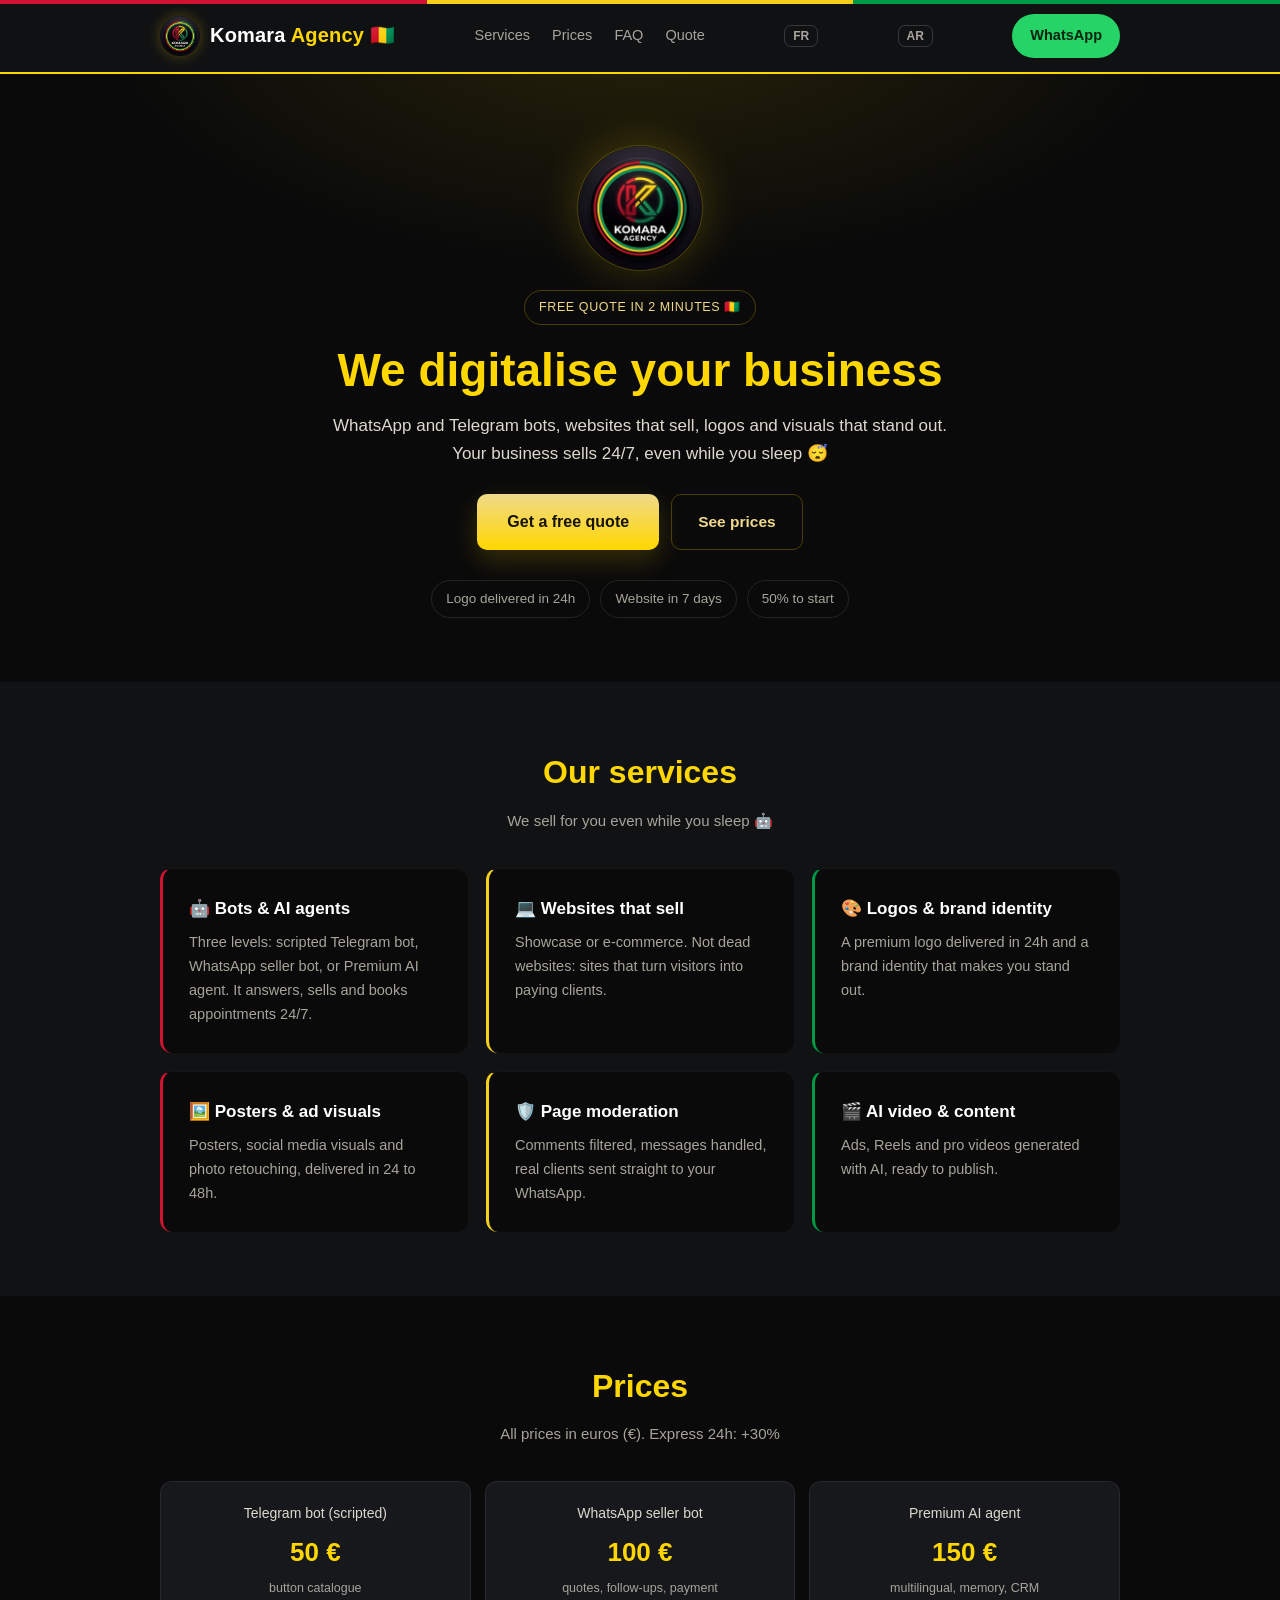
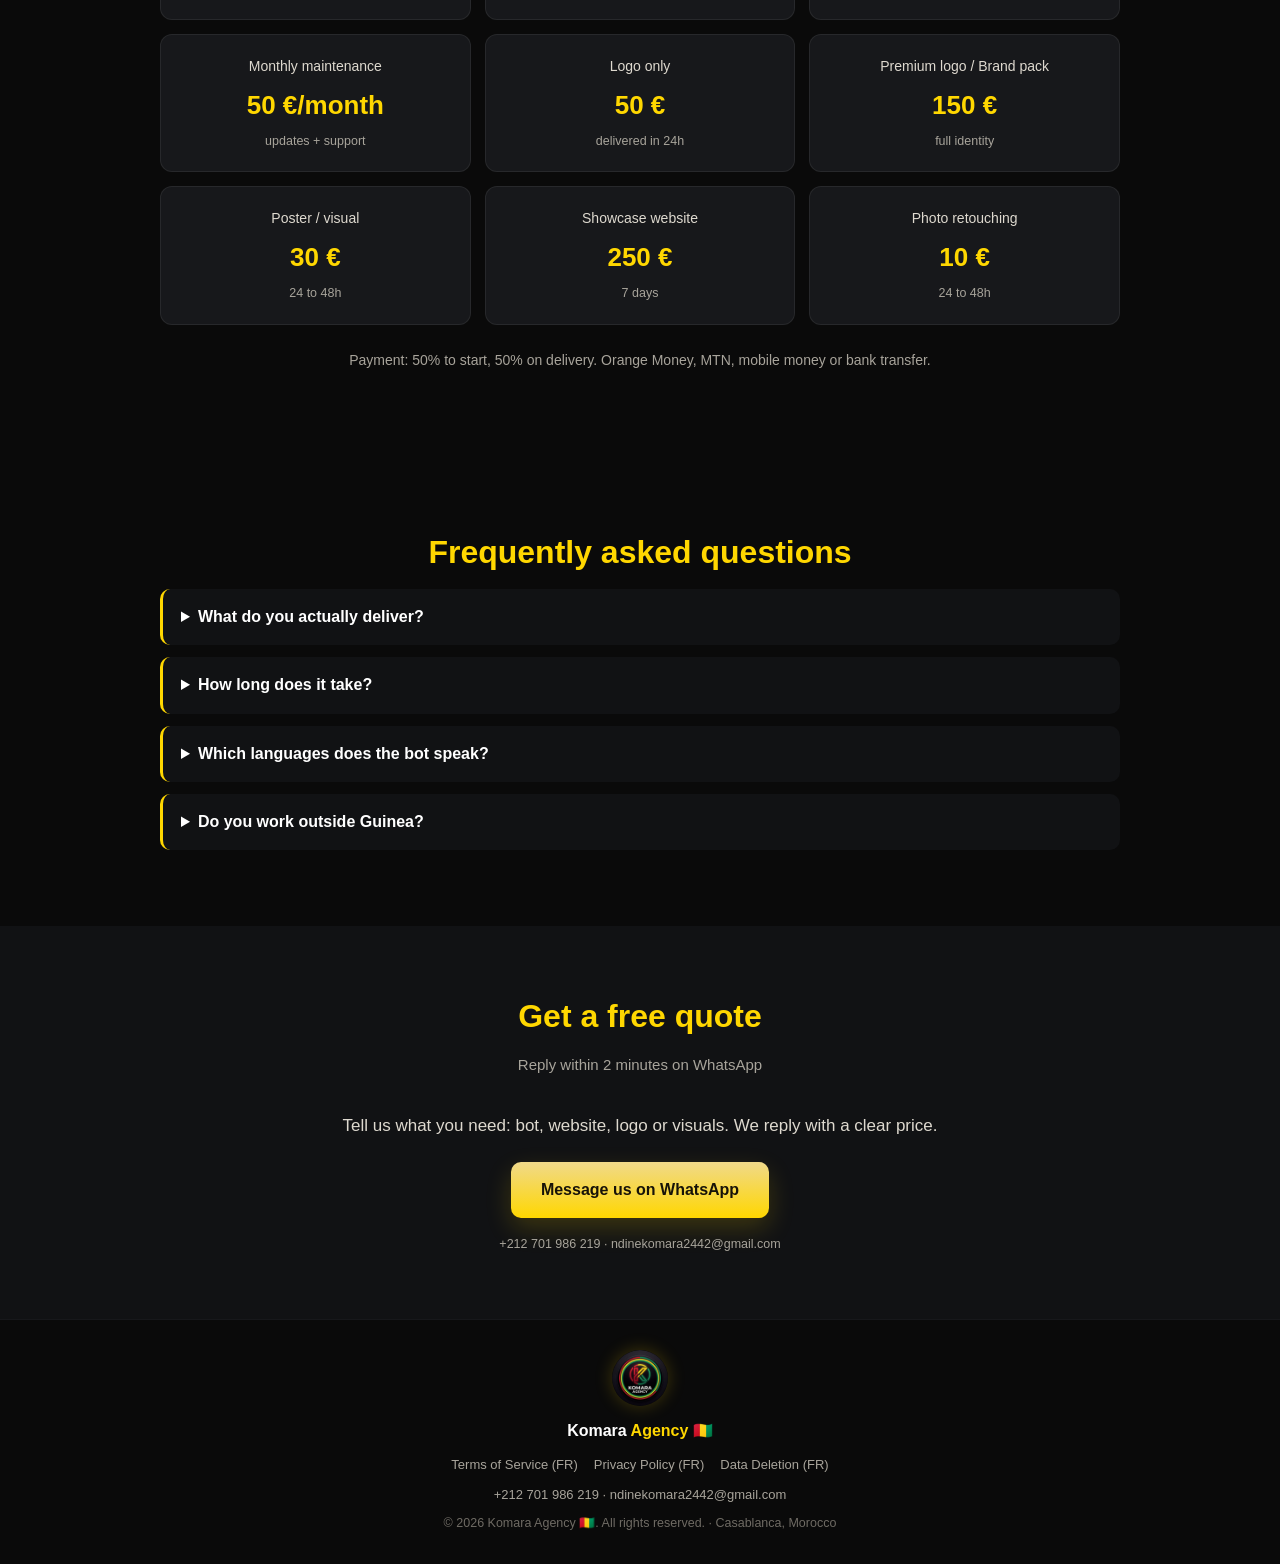
<file: en/index.html>
<!DOCTYPE html>
<html lang="en">
<head>
  <meta charset="UTF-8">
  <meta name="viewport" content="width=device-width, initial-scale=1.0">
  <title>Komara Agency 🇬🇳 | WhatsApp Bots, Websites, Design</title>
  <meta name="description" content="Komara Agency: Telegram and WhatsApp bots, AI agents, websites that sell, logos and visuals. Serving Guinea, Africa and the world. Free quote in 2 minutes.">
  <link rel="canonical" href="https://komaraagency.github.io/komara-agency-site/en/">
  <meta name="robots" content="index, follow">
  <meta name="keywords" content="WhatsApp bot Guinea, Telegram bot Conakry, AI agent Africa, website design Guinea, Komara Agency">
  <meta property="og:title" content="Komara Agency 🇬🇳 | WhatsApp Bots, Websites, Design">
  <meta property="og:description" content="We turn your business into an automatic sales machine: bots 24/7, websites, logos and visuals.">
  <meta property="og:image" content="https://komaraagency.github.io/komara-agency-site/assets/og-image.jpg">
  <meta property="og:type" content="website">
  <meta property="og:locale" content="en_US">
  <link rel="alternate" hreflang="fr" href="https://komaraagency.github.io/komara-agency-site/">
  <link rel="alternate" hreflang="en" href="https://komaraagency.github.io/komara-agency-site/en/">
  <link rel="alternate" hreflang="ar" href="https://komaraagency.github.io/komara-agency-site/ar/">
  <link rel="icon" type="image/png" sizes="64x64" href="../assets/favicon-64.png">
  <link rel="apple-touch-icon" href="../assets/apple-touch-icon.png">
  <link rel="stylesheet" href="../style.css">
  <link rel="manifest" href="../manifest.json">
  <meta name="theme-color" content="#0a0a0a">
  <meta name="mobile-web-app-capable" content="yes">
  <meta name="apple-mobile-web-app-capable" content="yes">
  <meta name="apple-mobile-web-app-status-bar-style" content="black-translucent">
  <meta name="apple-mobile-web-app-title" content="Komara">
  <link rel="icon" type="image/png" sizes="192x192" href="../icon-192.png">
  <link rel="apple-touch-icon" href="../assets/apple-touch-icon.png">
  <script src="../pwa.js" defer></script>
</head>
<body>

  <header class="header">
    <div class="container header-inner">
      <a href="../index.html" class="logo"><img src="../assets/logo-128.png" alt="Komara Agency logo" width="40" height="40" class="logo-img"><b>Komara <span>Agency</span> 🇬🇳</b></a>
      <nav class="nav">
        <a href="#services">Services</a>
        <a href="#prices">Prices</a>
        <a href="#faq">FAQ</a>
        <a href="#contact">Quote</a>
      </nav>
      <a href="../index.html" class="lang-switch" hreflang="fr">FR</a>
      <a href="../ar/index.html" class="lang-switch" hreflang="ar">AR</a>
      <a href="https://wa.me/212701986219?text=Hello%20Komara%20Agency%2C%20I%20would%20like%20a%20quote" class="btn-whatsapp" target="_blank" rel="noopener">WhatsApp</a>
    </div>
  </header>

  <section class="hero">
    <div class="container">
      <img class="hero-logo" src="../assets/logo-256.png" alt="Komara Agency logo" width="124" height="124">
      <p class="badge">Free quote in 2 minutes 🇬🇳</p>
      <h2>We digitalise your business</h2>
      <p class="hero-txt">WhatsApp and Telegram bots, websites that sell, logos and visuals that stand out. Your business sells 24/7, even while you sleep 😴</p>
      <div class="hero-actions">
        <a href="https://wa.me/212701986219?text=Hello%20Komara%20Agency%2C%20I%20would%20like%20a%20quote" class="btn-principal" target="_blank" rel="noopener">Get a free quote</a>
        <a href="#prices" class="btn-secondaire">See prices</a>
      </div>
      <ul class="preuves">
        <li>Logo delivered in 24h</li>
        <li>Website in 7 days</li>
        <li>50% to start</li>
      </ul>
    </div>
  </section>

  <section id="services" class="services">
    <div class="container">
      <h2>Our services</h2>
      <p class="section-sub">We sell for you even while you sleep 🤖</p>
      <div class="grid">
        <div class="card">
          <h3>🤖 Bots & AI agents</h3>
          <p>Three levels: scripted Telegram bot, WhatsApp seller bot, or Premium AI agent. It answers, sells and books appointments 24/7.</p>
        </div>
        <div class="card">
          <h3>💻 Websites that sell</h3>
          <p>Showcase or e-commerce. Not dead websites: sites that turn visitors into paying clients.</p>
        </div>
        <div class="card">
          <h3>🎨 Logos & brand identity</h3>
          <p>A premium logo delivered in 24h and a brand identity that makes you stand out.</p>
        </div>
        <div class="card">
          <h3>🖼️ Posters & ad visuals</h3>
          <p>Posters, social media visuals and photo retouching, delivered in 24 to 48h.</p>
        </div>
        <div class="card">
          <h3>🛡️ Page moderation</h3>
          <p>Comments filtered, messages handled, real clients sent straight to your WhatsApp.</p>
        </div>
        <div class="card">
          <h3>🎬 AI video & content</h3>
          <p>Ads, Reels and pro videos generated with AI, ready to publish.</p>
        </div>
      </div>
    </div>
  </section>

  <section id="prices" class="tarifs">
    <div class="container">
      <h2>Prices</h2>
      <p class="section-sub">All prices in euros (€). Express 24h: +30%</p>
      <div class="tarifs-grid">
        <div class="tarif"><span class="tarif-nom">Telegram bot (scripted)</span><span class="tarif-prix">50 €</span><span class="tarif-delai">button catalogue</span></div>
        <div class="tarif"><span class="tarif-nom">WhatsApp seller bot</span><span class="tarif-prix">100 €</span><span class="tarif-delai">quotes, follow-ups, payment</span></div>
        <div class="tarif"><span class="tarif-nom">Premium AI agent</span><span class="tarif-prix">150 €</span><span class="tarif-delai">multilingual, memory, CRM</span></div>
        <div class="tarif"><span class="tarif-nom">Monthly maintenance</span><span class="tarif-prix">50 €/month</span><span class="tarif-delai">updates + support</span></div>
        <div class="tarif"><span class="tarif-nom">Logo only</span><span class="tarif-prix">50 €</span><span class="tarif-delai">delivered in 24h</span></div>
        <div class="tarif"><span class="tarif-nom">Premium logo / Brand pack</span><span class="tarif-prix">150 €</span><span class="tarif-delai">full identity</span></div>
        <div class="tarif"><span class="tarif-nom">Poster / visual</span><span class="tarif-prix">30 €</span><span class="tarif-delai">24 to 48h</span></div>
        <div class="tarif"><span class="tarif-nom">Showcase website</span><span class="tarif-prix">250 €</span><span class="tarif-delai">7 days</span></div>
        <div class="tarif"><span class="tarif-nom">Photo retouching</span><span class="tarif-prix">10 €</span><span class="tarif-delai">24 to 48h</span></div>
      </div>
      <p class="tarifs-note">Payment: 50% to start, 50% on delivery. Orange Money, MTN, mobile money or bank transfer.</p>
    </div>
  </section>

  <section id="faq" class="faq">
    <div class="container">
      <h2>Frequently asked questions</h2>
      <details>
        <summary>What do you actually deliver?</summary>
        <p>Bots that answer and sell on WhatsApp and Telegram, websites, logos and visuals, page moderation and AI videos. We turn your business into an automatic sales machine.</p>
      </details>
      <details>
        <summary>How long does it take?</summary>
        <p>Logo: 24h. Poster: 24 to 48h. Showcase website: 7 days. Chatbot setup: 2 to 4 weeks after the quote is approved. You get a preview before final delivery.</p>
      </details>
      <details>
        <summary>Which languages does the bot speak?</summary>
        <p>French, Arabic, English and Spanish. We configure it for your clients and your market.</p>
      </details>
      <details>
        <summary>Do you work outside Guinea?</summary>
        <p>Yes. We deliver across Guinea and work online with clients worldwide. Delivery happens through WhatsApp, Telegram or a download link.</p>
      </details>
    </div>
  </section>

  <section id="contact" class="contact">
    <div class="container">
      <h2>Get a free quote</h2>
      <p class="section-sub">Reply within 2 minutes on WhatsApp</p>
      <p class="hero-txt">Tell us what you need: bot, website, logo or visuals. We reply with a clear price.</p>
      <p style="margin-top:22px">
        <a class="btn-principal" href="https://wa.me/212701986219?text=Hello%20Komara%20Agency%2C%20I%20would%20like%20a%20quote" target="_blank" rel="noopener">Message us on WhatsApp</a>
      </p>
      <p class="form-note" style="margin-top:16px">+212 701 986 219 · ndinekomara2442@gmail.com</p>
    </div>
  </section>

  <footer class="footer">
    <div class="container">
      <p class="footer-logo-img"><img src="../assets/logo-128.png" alt="Komara Agency" width="56" height="56"></p>
      <p class="footer-logo">Komara <span>Agency</span> 🇬🇳</p>
      <p class="footer-liens">
        <a href="https://komaraagency.github.io/komara-bot-terms/" target="_blank" rel="noopener">Terms of Service (FR)</a>
        <a href="https://komaraagency.github.io/komara-bot-terms/confidentialite.html" target="_blank" rel="noopener">Privacy Policy (FR)</a>
        <a href="https://komaraagency.github.io/komara-bot-terms/suppression-donnees.html" target="_blank" rel="noopener">Data Deletion (FR)</a>
      </p>
      <p class="footer-contact"><a href="https://wa.me/212701986219" target="_blank" rel="noopener">+212 701 986 219</a> · <a href="mailto:ndinekomara2442@gmail.com">ndinekomara2442@gmail.com</a></p>
      <p class="footer-copy">© 2026 Komara Agency 🇬🇳. All rights reserved. · Casablanca, Morocco</p>
    </div>
  </footer>

</body>
</html>
</file>
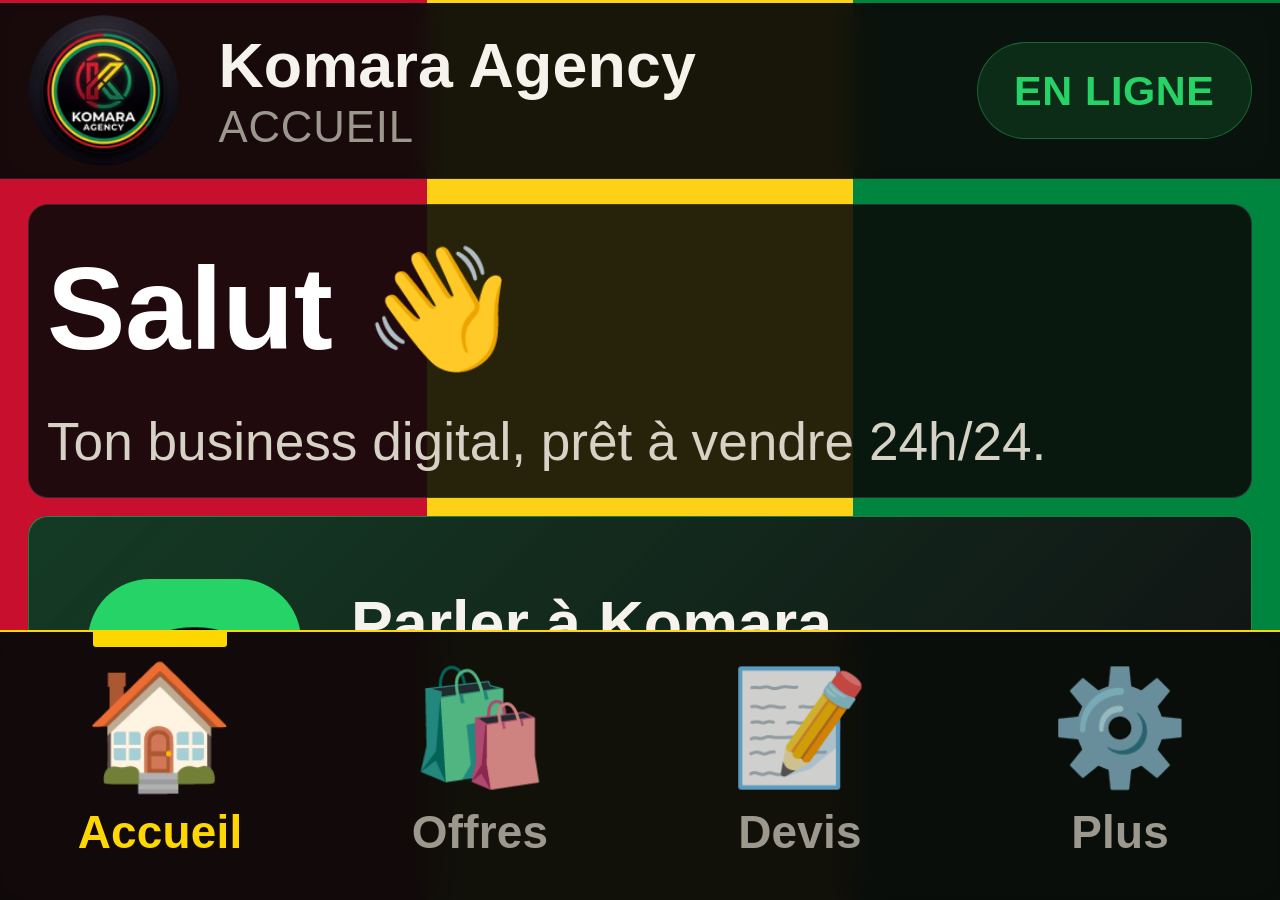
<file: app.html>
<!DOCTYPE html>
<html lang="fr">
<head>
<meta charset="utf-8">
<meta name="viewport" content="width=device-width, initial-scale=1, minimum-scale=1, viewport-fit=cover, interactive-widget=resizes-content">
<title>Komara Agency</title>
<meta name="description" content="Application Komara Agency : bots WhatsApp, sites web, design. Devis en 2 minutes.">
<meta name="theme-color" content="#0a0a0a">
<meta name="mobile-web-app-capable" content="yes">
<meta name="apple-mobile-web-app-capable" content="yes">
<meta name="apple-mobile-web-app-status-bar-style" content="black-translucent">
<meta name="apple-mobile-web-app-title" content="Komara">
<link rel="manifest" href="manifest.json">
<link rel="icon" type="image/png" sizes="192x192" href="icon-192.png">
<link rel="apple-touch-icon" href="assets/apple-touch-icon.png">
<link rel="stylesheet" href="app.css">
<style>html{-webkit-text-size-adjust:100%;text-size-adjust:100%}</style>
</head>
<body data-install-button="off">

<div class="app">

  <!-- ============ BARRE DU HAUT ============ -->
  <header class="topbar">
    <img src="assets/logo-128.png" alt="" class="topbar-logo">
    <div class="topbar-titre">
      <strong>Komara Agency</strong>
      <span id="topbar-sous">Application</span>
    </div>
    <span class="pastille" id="pastille-etat">en ligne</span>
  </header>

  <!-- ============ ECRAN ACCUEIL ============ -->
  <main class="ecran actif" id="ecran-accueil">
    <section class="salut">
      <h1>Salut 👋</h1>
      <p>Ton business digital, prêt à vendre 24h/24.</p>
    </section>

    <button class="carte-cta" id="cta-whatsapp" type="button">
      <span class="cta-ico">💬</span>
      <span class="cta-texte">
        <strong>Parler à Komara</strong>
        <small>Réponse en 2 minutes sur WhatsApp</small>
      </span>
      <span class="chevron">›</span>
    </button>

    <div class="grille-raccourcis">
      <button class="raccourci" data-va="devis" type="button">
        <span class="r-ico">📝</span><span>Devis gratuit</span>
      </button>
      <button class="raccourci" data-va="offres" type="button">
        <span class="r-ico">💶</span><span>Tarifs</span>
      </button>
      <button class="raccourci" id="raccourci-site" type="button">
        <span class="r-ico">🖥️</span><span>Réalisations</span>
      </button>
      <button class="raccourci" id="raccourci-wa" type="button">
        <span class="r-ico">📲</span><span>WhatsApp</span>
      </button>
    </div>

    <h2 class="titre-section">Les plus demandés</h2>
    <div id="phares" class="liste-offres"></div>

    <div class="encart">
      <strong>50 % pour démarrer</strong>
      <p>On lance la production dès l'acompte. Le solde à la livraison.</p>
    </div>
  </main>

  <!-- ============ ECRAN OFFRES ============ -->
  <main class="ecran" id="ecran-offres">
    <h1 class="titre-ecran">Offres & tarifs</h1>
    <p class="sous-titre">Prix en euros, sans surprise. Express 24h : +30 %.</p>
    <div class="chips" id="chips">
      <button class="chip actif" data-cat="tous" type="button">Tout</button>
      <button class="chip" data-cat="bots" type="button">Bots & IA</button>
      <button class="chip" data-cat="web" type="button">Web</button>
      <button class="chip" data-cat="design" type="button">Design</button>
      <button class="chip" data-cat="service" type="button">Services</button>
    </div>
    <div id="liste-offres" class="liste-offres"></div>
  </main>

  <!-- ============ ECRAN DEVIS ============ -->
  <main class="ecran" id="ecran-devis">
    <h1 class="titre-ecran">Demander un devis</h1>
    <p class="sous-titre">Gratuit, réponse en 2 minutes. Aucun paiement ici.</p>

    <form id="form-devis" class="form" novalidate>
      <label>Ton nom
        <input type="text" name="nom" id="nom" autocomplete="name" placeholder="Ex : Mamadou Diallo" required>
      </label>
      <label>Ton WhatsApp
        <input type="tel" name="telephone" id="telephone" inputmode="tel" autocomplete="tel" placeholder="+224 6XX XX XX XX" required>
      </label>
      <label>Ce qu'il te faut
        <select name="service" id="service">
          <option>Bot WhatsApp / agent IA</option>
          <option>Site web</option>
          <option>Logo / identité visuelle</option>
          <option>Affiche / visuel</option>
          <option>Retouche photo</option>
          <option>Modération de pages</option>
          <option>Autre</option>
        </select>
      </label>
      <label>Ton projet en 2 lignes
        <textarea name="message" id="message" rows="3" placeholder="Ex : je vends des vêtements, je veux un bot qui répond et prend les commandes."></textarea>
      </label>
      <button type="submit" class="btn primaire" id="btn-envoyer">Envoyer ma demande</button>
      <p class="mini">En envoyant, tu acceptes nos conditions de service.</p>
    </form>

    <div class="recap" id="recap" hidden>
      <span class="ok">✅</span>
      <div>
        <strong>Demande envoyée</strong>
        <p>Komara te répond sur WhatsApp très vite.</p>
      </div>
    </div>

    <button class="btn fantome" id="btn-devis-wa" type="button">Envoyer aussi sur WhatsApp</button>
  </main>

  <!-- ============ ECRAN PLUS ============ -->
  <main class="ecran" id="ecran-plus">
    <div class="profil">
      <img src="assets/logo-128.png" alt="Komara Agency">
      <div>
        <strong>Komara Agency 🇬🇳</strong>
        <span>Casablanca · Conakry</span>
      </div>
    </div>

    <div class="liste-liens">
      <a href="https://wa.me/212701986219" class="lien">
        <span>💬</span><span>WhatsApp</span><span class="chevron">›</span>
      </a>
      <a href="mailto:ndinekomara2442@gmail.com" class="lien">
        <span>✉️</span><span>ndinekomara2442@gmail.com</span><span class="chevron">›</span>
      </a>
      <a href="tel:+212701986219" class="lien">
        <span>📞</span><span>+212 701 986 219</span><span class="chevron">›</span>
      </a>
    </div>

    <h2 class="titre-section">L'app</h2>
    <div class="liste-liens">
      <button class="lien" id="btn-installer" type="button">
        <span>⬇️</span><span>Installer l'application</span><span class="chevron">›</span>
      </button>
      <button class="lien" id="btn-maj" type="button">
        <span>🔄</span><span>Vérifier les mises à jour</span><span class="chevron">›</span>
      </button>
      <button class="lien" id="btn-partager" type="button">
        <span>📤</span><span>Partager l'application</span><span class="chevron">›</span>
      </button>
      <a href="index.html?web=1" class="lien">
        <span>🖥️</span><span>Voir le site web</span><span class="chevron">›</span>
      </a>
    </div>

    <h2 class="titre-section">Informations</h2>
    <div class="liste-liens">
      <a href="https://komaraagency.github.io/komara-bot-terms/" class="lien">
        <span>📄</span><span>Conditions de service</span><span class="chevron">›</span>
      </a>
      <a href="https://komaraagency.github.io/komara-bot-terms/confidentialite.html" class="lien">
        <span>🔒</span><span>Confidentialité</span><span class="chevron">›</span>
      </a>
      <a href="https://komaraagency.github.io/komara-bot-terms/suppression-donnees.html" class="lien">
        <span>🗑️</span><span>Suppression des données</span><span class="chevron">›</span>
      </a>
    </div>

    <p class="version">Version <span id="version-app">1.0</span> · © 2026 Komara Agency</p>
  </main>

  <!-- ============ BARRE D'ONGLETS ============ -->
  <nav class="tabbar" aria-label="Navigation principale">
    <button class="onglet actif" data-onglet="accueil" type="button">
      <span class="o-ico">🏠</span><span class="o-txt">Accueil</span>
    </button>
    <button class="onglet" data-onglet="offres" type="button">
      <span class="o-ico">🛍️</span><span class="o-txt">Offres</span>
    </button>
    <button class="onglet" data-onglet="devis" type="button">
      <span class="o-ico">📝</span><span class="o-txt">Devis</span>
    </button>
    <button class="onglet" data-onglet="plus" type="button">
      <span class="o-ico">⚙️</span><span class="o-txt">Plus</span>
    </button>
  </nav>

  <div class="toast" id="toast" role="status" aria-live="polite"></div>

</div>

<script src="pwa.js" defer></script>
<script src="app.js" defer></script>
</body>
</html>
</file>
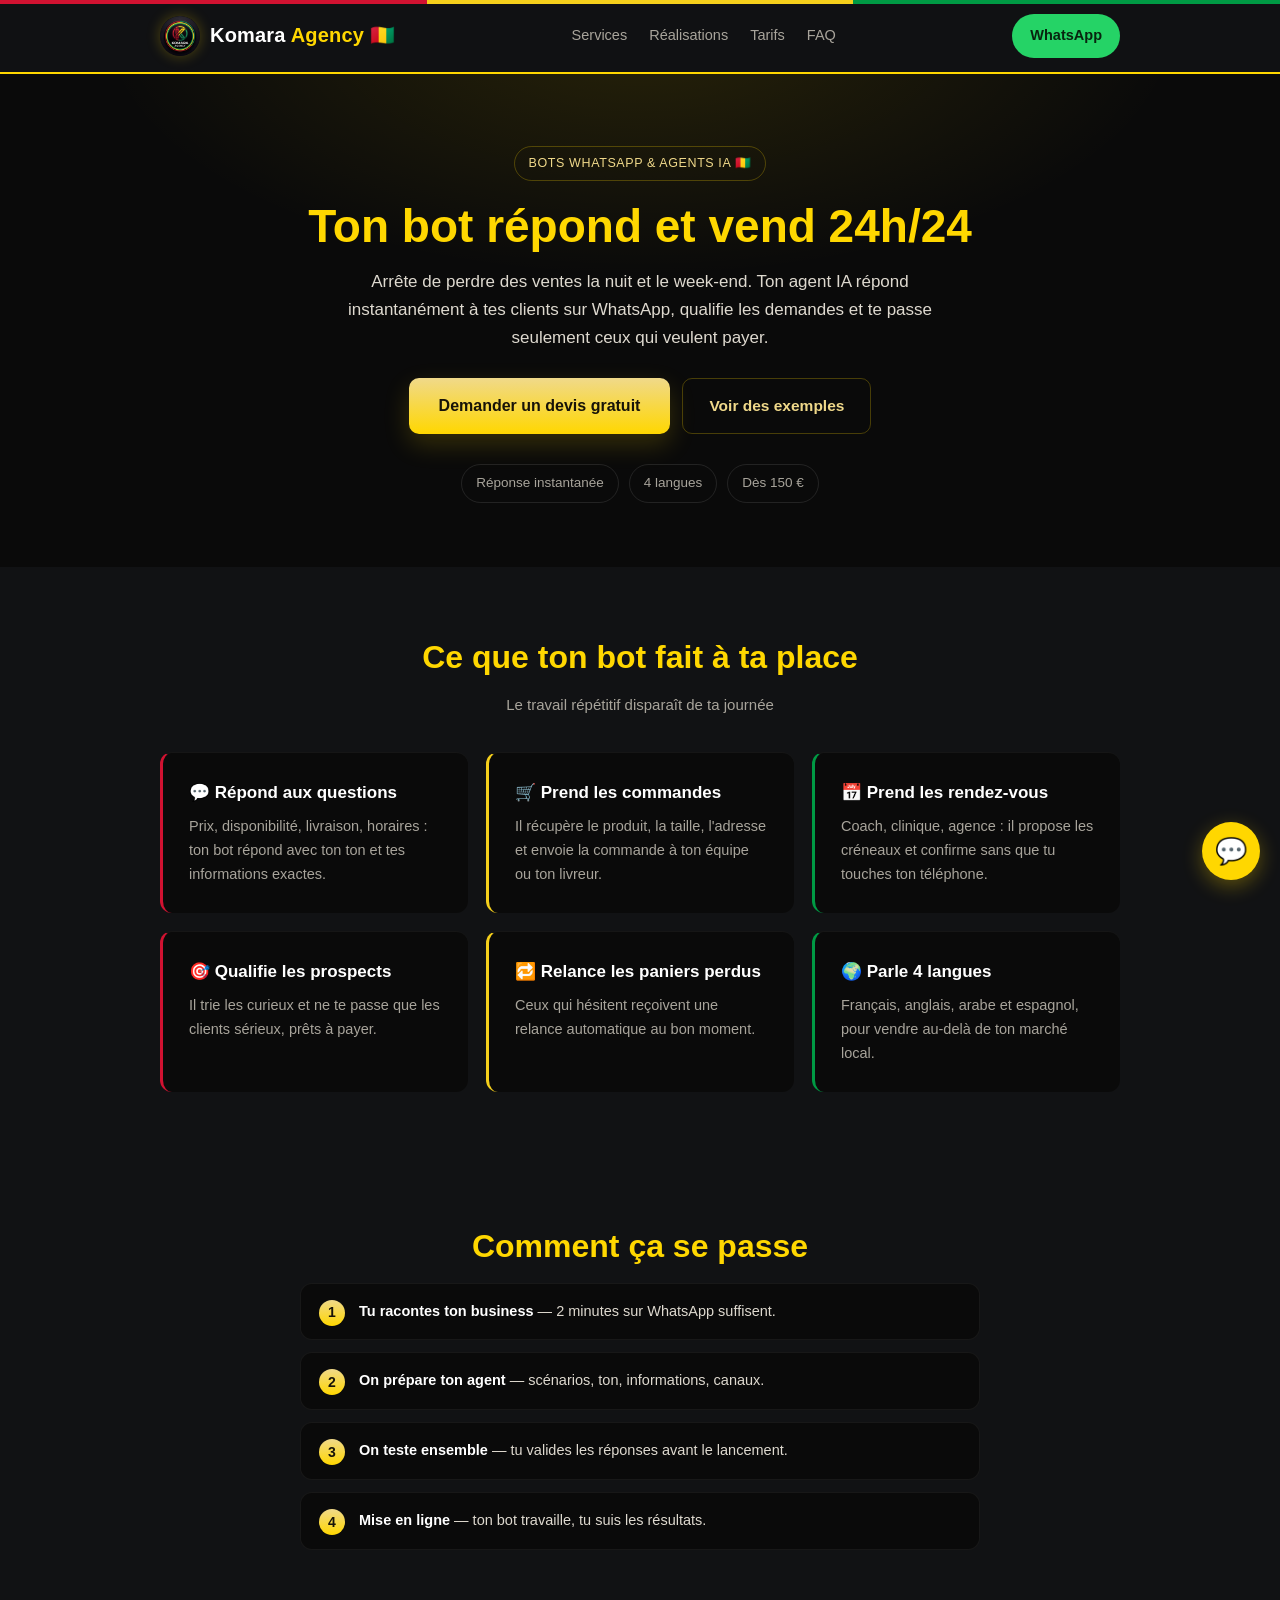
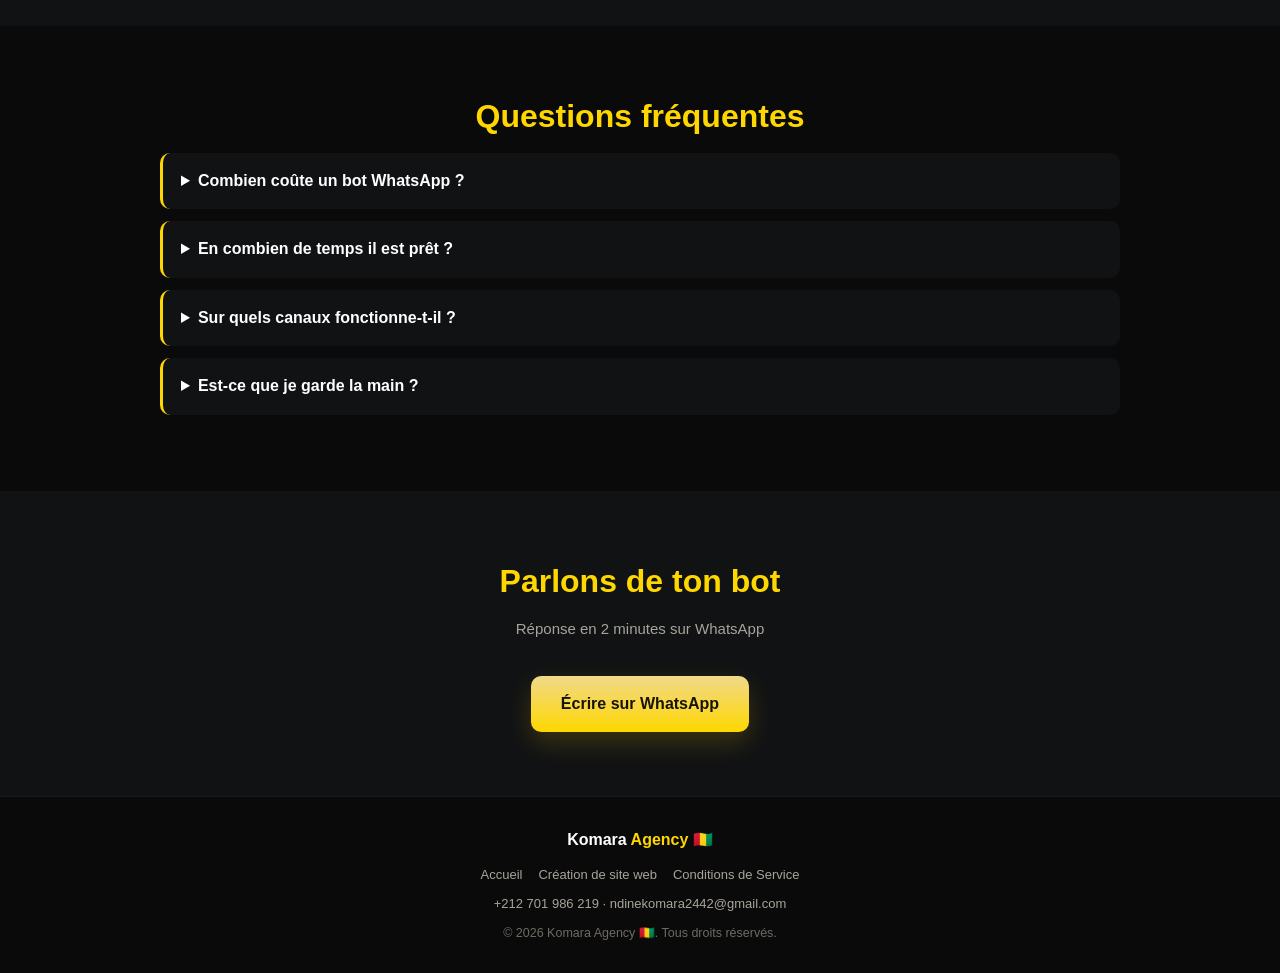
<file: bots-whatsapp.html>
<!DOCTYPE html>
<html lang="fr">
<head>
  <meta charset="UTF-8">
  <meta name="viewport" content="width=device-width, initial-scale=1.0">
  <title>Bot WhatsApp & agent IA pour ton business | Komara Agency 🇬🇳</title>
  <meta name="description" content="Bot WhatsApp et agent IA qui répond, vend et prend les rendez-vous 24h/24. Français, anglais, arabe, espagnol. Déploiement en 2 à 4 semaines. Devis gratuit Komara Agency.">
  <link rel="canonical" href="https://komaraagency.github.io/komara-agency-site/bots-whatsapp.html">
  <meta property="og:title" content="Bot WhatsApp & agent IA | Komara Agency 🇬🇳">
  <meta property="og:description" content="Ton employé digital qui répond et vend 24h/24, même quand tu dors.">
  <meta property="og:type" content="article">
  <meta property="og:url" content="https://komaraagency.github.io/komara-agency-site/bots-whatsapp.html">
  <meta name="theme-color" content="#171308">
  <link rel="icon" type="image/png" sizes="64x64" href="assets/favicon-64.png">
  <link rel="stylesheet" href="style.css">
  <script type="application/ld+json">
  {
    "@context": "https://schema.org",
    "@type": "Service",
    "name": "Bot WhatsApp et agent IA",
    "serviceType": "Automatisation WhatsApp et agents IA",
    "provider": { "@type": "Organization", "name": "Komara Agency", "telephone": "+212701986219", "url": "https://komaraagency.github.io/komara-agency-site/" },
    "areaServed": "Guinée, Afrique, monde",
    "offers": { "@type": "Offer", "priceCurrency": "EUR", "price": "150", "description": "Bot ou agent IA à partir de 150 €" }
  }
  </script>
</head>
<body>

  <header class="header">
    <div class="container header-inner">
      <a href="index.html" class="logo"><img src="assets/logo-128.png" alt="Logo Komara Agency" width="40" height="40" class="logo-img"><b>Komara <span>Agency</span> 🇬🇳</b></a>
      <nav class="nav">
        <a href="index.html#services">Services</a>
        <a href="index.html#realisations">Réalisations</a>
        <a href="index.html#tarifs">Tarifs</a>
        <a href="index.html#faq">FAQ</a>
      </nav>
      <a href="https://wa.me/212701986219?text=Bonjour%20Komara%20Agency%2C%20je%20veux%20un%20bot%20WhatsApp" class="btn-whatsapp" target="_blank" rel="noopener">WhatsApp</a>
    </div>
  </header>

  <section class="hero">
    <div class="container">
      <p class="badge">Bots WhatsApp & agents IA 🇬🇳</p>
      <h2>Ton bot répond et vend 24h/24</h2>
      <p class="hero-txt">Arrête de perdre des ventes la nuit et le week-end. Ton agent IA répond instantanément à tes clients sur WhatsApp, qualifie les demandes et te passe seulement ceux qui veulent payer.</p>
      <div class="hero-actions">
        <a href="https://wa.me/212701986219?text=Bonjour%20Komara%20Agency%2C%20je%20veux%20un%20bot%20WhatsApp" class="btn-principal" target="_blank" rel="noopener">Demander un devis gratuit</a>
        <a href="index.html#realisations" class="btn-secondaire">Voir des exemples</a>
      </div>
      <ul class="preuves">
        <li>Réponse instantanée</li>
        <li>4 langues</li>
        <li>Dès 150 €</li>
      </ul>
    </div>
  </section>

  <section class="services">
    <div class="container">
      <h2>Ce que ton bot fait à ta place</h2>
      <p class="section-sub">Le travail répétitif disparaît de ta journée</p>
      <div class="grid">
        <div class="card"><h3>💬 Répond aux questions</h3><p>Prix, disponibilité, livraison, horaires : ton bot répond avec ton ton et tes informations exactes.</p></div>
        <div class="card"><h3>🛒 Prend les commandes</h3><p>Il récupère le produit, la taille, l'adresse et envoie la commande à ton équipe ou ton livreur.</p></div>
        <div class="card"><h3>📅 Prend les rendez-vous</h3><p>Coach, clinique, agence : il propose les créneaux et confirme sans que tu touches ton téléphone.</p></div>
        <div class="card"><h3>🎯 Qualifie les prospects</h3><p>Il trie les curieux et ne te passe que les clients sérieux, prêts à payer.</p></div>
        <div class="card"><h3>🔁 Relance les paniers perdus</h3><p>Ceux qui hésitent reçoivent une relance automatique au bon moment.</p></div>
        <div class="card"><h3>🌍 Parle 4 langues</h3><p>Français, anglais, arabe et espagnol, pour vendre au-delà de ton marché local.</p></div>
      </div>
    </div>
  </section>

  <section class="etapes">
    <div class="container">
      <h2>Comment ça se passe</h2>
      <ol class="steps">
        <li><strong>Tu racontes ton business</strong> — 2 minutes sur WhatsApp suffisent.</li>
        <li><strong>On prépare ton agent</strong> — scénarios, ton, informations, canaux.</li>
        <li><strong>On teste ensemble</strong> — tu valides les réponses avant le lancement.</li>
        <li><strong>Mise en ligne</strong> — ton bot travaille, tu suis les résultats.</li>
      </ol>
    </div>
  </section>

  <section class="faq">
    <div class="container">
      <h2>Questions fréquentes</h2>
      <details>
        <summary>Combien coûte un bot WhatsApp ?</summary>
        <p>Un bot ou agent IA démarre à <b>150 €</b>, selon le nombre de scénarios et les canaux connectés. Devis gratuit en 2 minutes.</p>
      </details>
      <details>
        <summary>En combien de temps il est prêt ?</summary>
        <p>Comptez <b>2 à 4 semaines</b> après validation du devis, selon la complexité. Express possible avec majoration.</p>
      </details>
      <details>
        <summary>Sur quels canaux fonctionne-t-il ?</summary>
        <p>WhatsApp Business, Instagram, Facebook Messenger et Telegram. On peut brancher plusieurs canaux sur le même agent.</p>
      </details>
      <details>
        <summary>Est-ce que je garde la main ?</summary>
        <p>Oui. Tu peux reprendre la conversation à tout moment, et l'équipe Komara assure les mises à jour et ajustements.</p>
      </details>
    </div>
  </section>

  <section id="contact" class="contact">
    <div class="container">
      <h2>Parlons de ton bot</h2>
      <p class="section-sub">Réponse en 2 minutes sur WhatsApp</p>
      <p style="text-align:center">
        <a href="https://wa.me/212701986219?text=Bonjour%20Komara%20Agency%2C%20je%20veux%20un%20bot%20WhatsApp" class="btn-principal" target="_blank" rel="noopener">Écrire sur WhatsApp</a>
      </p>
    </div>
  </section>

  <!-- CHATBOT -->
  <button id="chatbot-btn" aria-label="Ouvrir l'assistant Komara">💬</button>
  <div id="chatbot-box" class="hidden" role="dialog" aria-label="Assistant Komara">
    <div class="chat-header">Assistant Komara 🇬🇳<span id="close-chat" role="button" aria-label="Fermer">✕</span></div>
    <div id="chat-messages">
      <div class="msg bot">Salut toi 👋 Moi c'est Aya, l'assistante de Komara Agency. Demande-moi les tarifs, les délais ou nos services ✨</div>
    </div>
    <input type="text" id="chat-input" placeholder="Pose ta question...">
  </div>

  <footer class="footer">
    <div class="container">
      <p class="footer-logo">Komara <span>Agency</span> 🇬🇳</p>
      <p class="footer-liens">
        <a href="index.html">Accueil</a>
        <a href="creation-site-web.html">Création de site web</a>
        <a href="https://komaraagency.github.io/komara-bot-terms/" target="_blank" rel="noopener">Conditions de Service</a>
      </p>
      <p class="footer-contact">
        <a href="https://wa.me/212701986219" target="_blank" rel="noopener">+212 701 986 219</a> ·
        <a href="mailto:ndinekomara2442@gmail.com">ndinekomara2442@gmail.com</a>
      </p>
      <p class="footer-copy">© 2026 Komara Agency 🇬🇳. Tous droits réservés.</p>
    </div>
  </footer>

  <script src="script.js"></script>
</body>
</html>
</file>
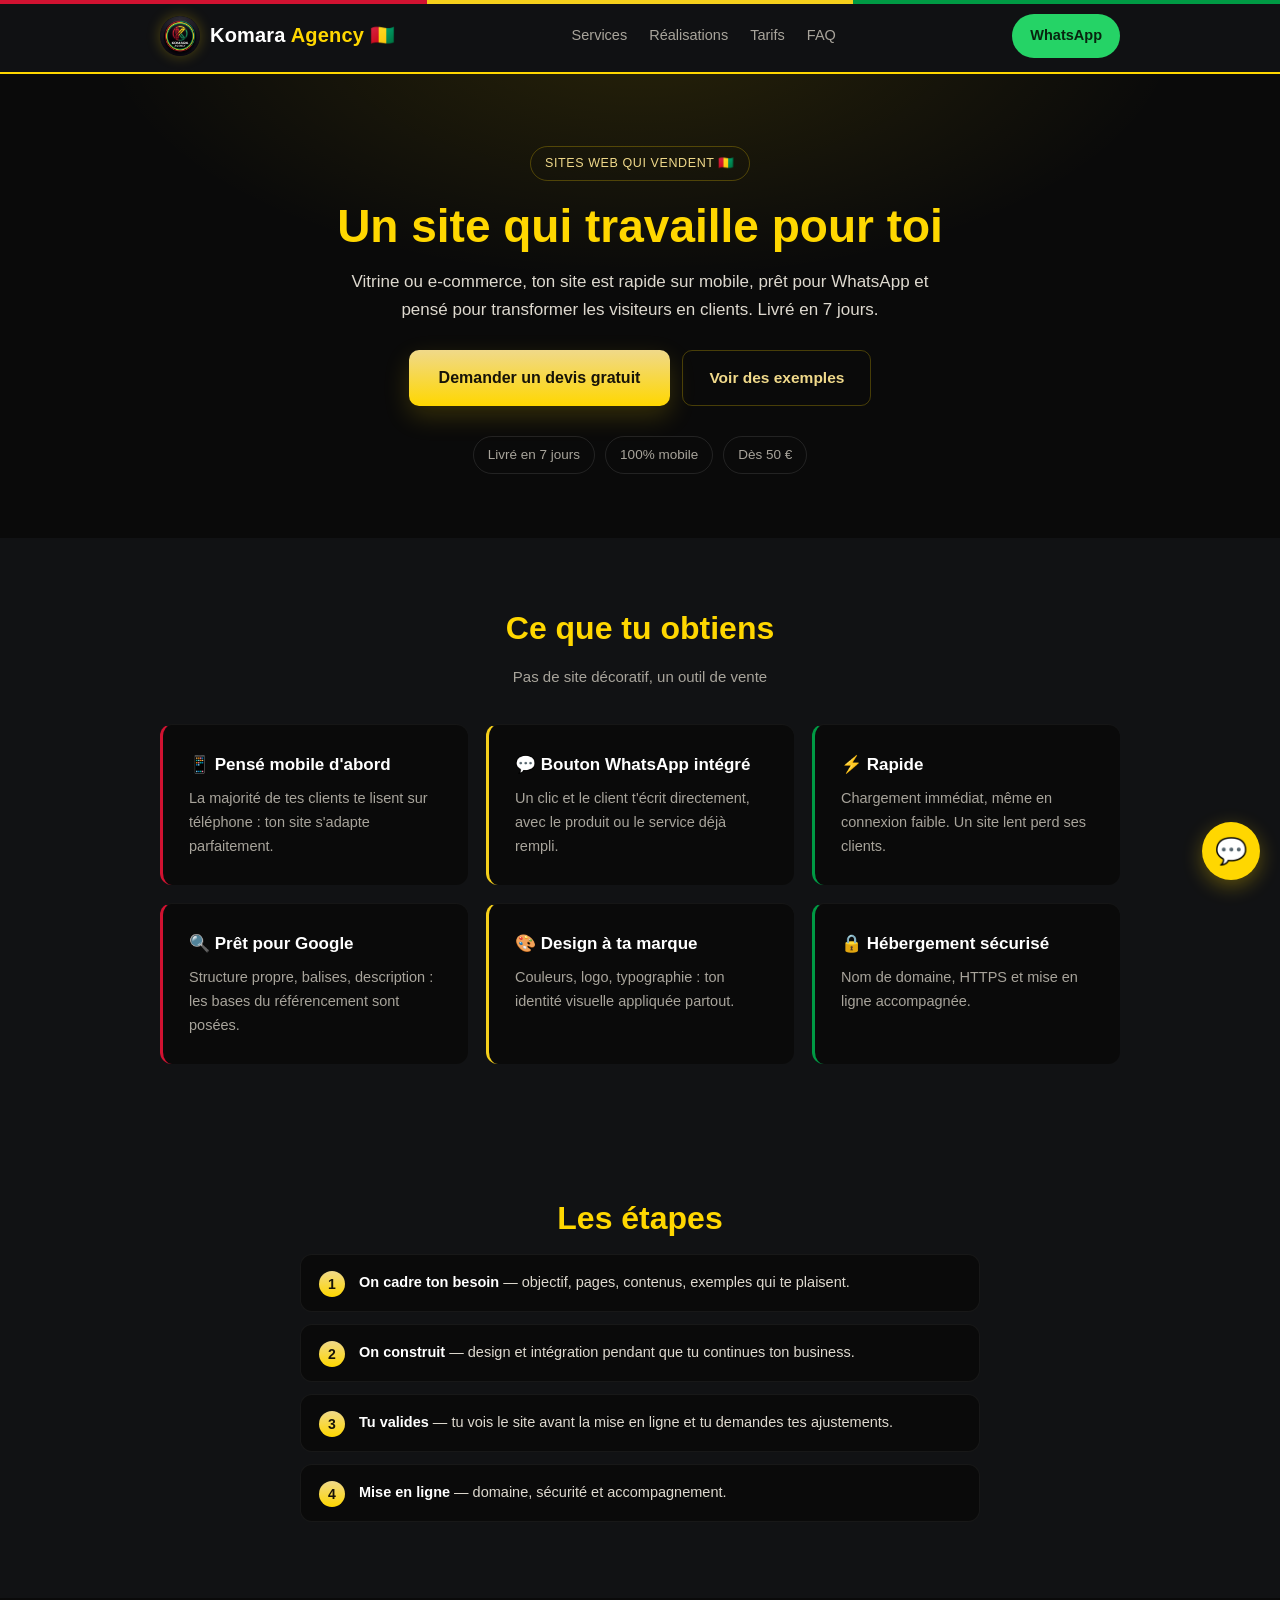
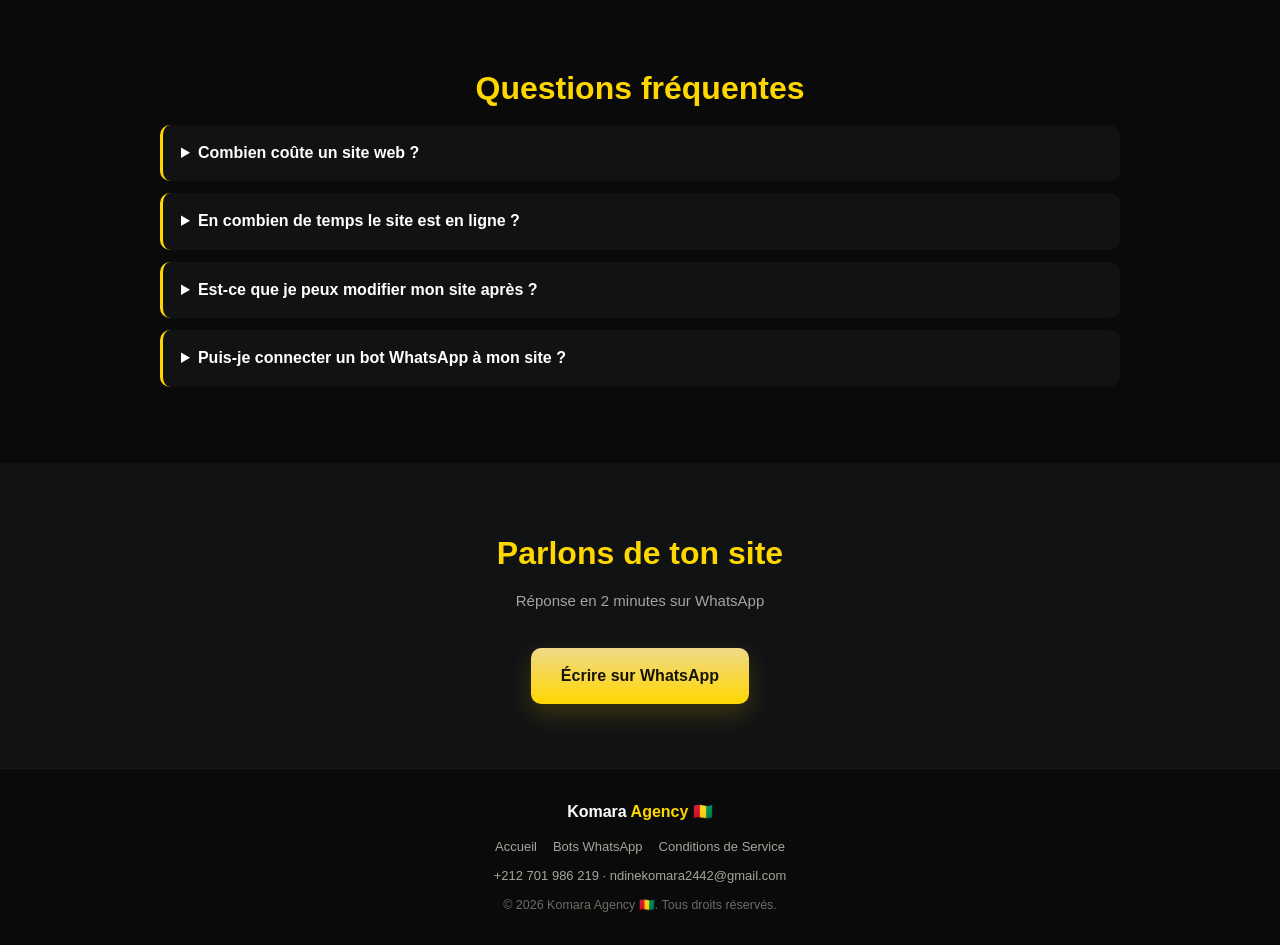
<file: creation-site-web.html>
<!DOCTYPE html>
<html lang="fr">
<head>
  <meta charset="UTF-8">
  <meta name="viewport" content="width=device-width, initial-scale=1.0">
  <title>Création de site web vitrine et e-commerce | Komara Agency 🇬🇳</title>
  <meta name="description" content="Création de site web vitrine ou e-commerce livré en 7 jours. Rapide, mobile, pensé pour transformer les visiteurs en clients. Devis gratuit Komara Agency.">
  <link rel="canonical" href="https://komaraagency.github.io/komara-agency-site/creation-site-web.html">
  <meta property="og:title" content="Création de site web | Komara Agency 🇬🇳">
  <meta property="og:description" content="Un site qui vend, pas un site qui dort. Livré en 7 jours.">
  <meta property="og:type" content="article">
  <meta property="og:url" content="https://komaraagency.github.io/komara-agency-site/creation-site-web.html">
  <meta name="theme-color" content="#171308">
  <link rel="icon" type="image/png" sizes="64x64" href="assets/favicon-64.png">
  <link rel="stylesheet" href="style.css">
  <script type="application/ld+json">
  {
    "@context": "https://schema.org",
    "@type": "Service",
    "name": "Création de site web vitrine et e-commerce",
    "serviceType": "Création de sites web",
    "provider": { "@type": "Organization", "name": "Komara Agency", "telephone": "+212701986219", "url": "https://komaraagency.github.io/komara-agency-site/" },
    "areaServed": "Guinée, Afrique, monde",
    "offers": { "@type": "Offer", "priceCurrency": "EUR", "price": "50", "description": "Site vitrine à partir de 50 €" }
  }
  </script>
</head>
<body>

  <header class="header">
    <div class="container header-inner">
      <a href="index.html" class="logo"><img src="assets/logo-128.png" alt="Logo Komara Agency" width="40" height="40" class="logo-img"><b>Komara <span>Agency</span> 🇬🇳</b></a>
      <nav class="nav">
        <a href="index.html#services">Services</a>
        <a href="index.html#realisations">Réalisations</a>
        <a href="index.html#tarifs">Tarifs</a>
        <a href="index.html#faq">FAQ</a>
      </nav>
      <a href="https://wa.me/212701986219?text=Bonjour%20Komara%20Agency%2C%20je%20veux%20un%20site%20web" class="btn-whatsapp" target="_blank" rel="noopener">WhatsApp</a>
    </div>
  </header>

  <section class="hero">
    <div class="container">
      <p class="badge">Sites web qui vendent 🇬🇳</p>
      <h2>Un site qui travaille pour toi</h2>
      <p class="hero-txt">Vitrine ou e-commerce, ton site est rapide sur mobile, prêt pour WhatsApp et pensé pour transformer les visiteurs en clients. Livré en 7 jours.</p>
      <div class="hero-actions">
        <a href="https://wa.me/212701986219?text=Bonjour%20Komara%20Agency%2C%20je%20veux%20un%20site%20web" class="btn-principal" target="_blank" rel="noopener">Demander un devis gratuit</a>
        <a href="index.html#realisations" class="btn-secondaire">Voir des exemples</a>
      </div>
      <ul class="preuves">
        <li>Livré en 7 jours</li>
        <li>100% mobile</li>
        <li>Dès 50 €</li>
      </ul>
    </div>
  </section>

  <section class="services">
    <div class="container">
      <h2>Ce que tu obtiens</h2>
      <p class="section-sub">Pas de site décoratif, un outil de vente</p>
      <div class="grid">
        <div class="card"><h3>📱 Pensé mobile d'abord</h3><p>La majorité de tes clients te lisent sur téléphone : ton site s'adapte parfaitement.</p></div>
        <div class="card"><h3>💬 Bouton WhatsApp intégré</h3><p>Un clic et le client t'écrit directement, avec le produit ou le service déjà rempli.</p></div>
        <div class="card"><h3>⚡ Rapide</h3><p>Chargement immédiat, même en connexion faible. Un site lent perd ses clients.</p></div>
        <div class="card"><h3>🔍 Prêt pour Google</h3><p>Structure propre, balises, description : les bases du référencement sont posées.</p></div>
        <div class="card"><h3>🎨 Design à ta marque</h3><p>Couleurs, logo, typographie : ton identité visuelle appliquée partout.</p></div>
        <div class="card"><h3>🔒 Hébergement sécurisé</h3><p>Nom de domaine, HTTPS et mise en ligne accompagnée.</p></div>
      </div>
    </div>
  </section>

  <section class="etapes">
    <div class="container">
      <h2>Les étapes</h2>
      <ol class="steps">
        <li><strong>On cadre ton besoin</strong> — objectif, pages, contenus, exemples qui te plaisent.</li>
        <li><strong>On construit</strong> — design et intégration pendant que tu continues ton business.</li>
        <li><strong>Tu valides</strong> — tu vois le site avant la mise en ligne et tu demandes tes ajustements.</li>
        <li><strong>Mise en ligne</strong> — domaine, sécurité et accompagnement.</li>
      </ol>
    </div>
  </section>

  <section class="faq">
    <div class="container">
      <h2>Questions fréquentes</h2>
      <details>
        <summary>Combien coûte un site web ?</summary>
        <p>Un site vitrine commence à <b>50 €</b>. Pour un e-commerce ou un site sur mesure, le devis dépend des pages et des fonctionnalités, il est gratuit.</p>
      </details>
      <details>
        <summary>En combien de temps le site est en ligne ?</summary>
        <p><b>7 jours</b> pour un site vitrine, après réception de tes contenus et validation du devis.</p>
      </details>
      <details>
        <summary>Est-ce que je peux modifier mon site après ?</summary>
        <p>Oui, tu restes propriétaire de ton site et de tes contenus. On peut aussi s'occuper des mises à jour pour toi.</p>
      </details>
      <details>
        <summary>Puis-je connecter un bot WhatsApp à mon site ?</summary>
        <p>Bien sûr. C'est même notre spécialité : site et bot travaillent ensemble pour répondre et vendre 24h/24.</p>
      </details>
    </div>
  </section>

  <section id="contact" class="contact">
    <div class="container">
      <h2>Parlons de ton site</h2>
      <p class="section-sub">Réponse en 2 minutes sur WhatsApp</p>
      <p style="text-align:center">
        <a href="https://wa.me/212701986219?text=Bonjour%20Komara%20Agency%2C%20je%20veux%20un%20site%20web" class="btn-principal" target="_blank" rel="noopener">Écrire sur WhatsApp</a>
      </p>
    </div>
  </section>

  <!-- CHATBOT -->
  <button id="chatbot-btn" aria-label="Ouvrir l'assistant Komara">💬</button>
  <div id="chatbot-box" class="hidden" role="dialog" aria-label="Assistant Komara">
    <div class="chat-header">Assistant Komara 🇬🇳<span id="close-chat" role="button" aria-label="Fermer">✕</span></div>
    <div id="chat-messages">
      <div class="msg bot">Salut toi 👋 Moi c'est Aya, l'assistante de Komara Agency. Demande-moi les tarifs, les délais ou nos services ✨</div>
    </div>
    <input type="text" id="chat-input" placeholder="Pose ta question...">
  </div>

  <footer class="footer">
    <div class="container">
      <p class="footer-logo">Komara <span>Agency</span> 🇬🇳</p>
      <p class="footer-liens">
        <a href="index.html">Accueil</a>
        <a href="bots-whatsapp.html">Bots WhatsApp</a>
        <a href="https://komaraagency.github.io/komara-bot-terms/" target="_blank" rel="noopener">Conditions de Service</a>
      </p>
      <p class="footer-contact">
        <a href="https://wa.me/212701986219" target="_blank" rel="noopener">+212 701 986 219</a> ·
        <a href="mailto:ndinekomara2442@gmail.com">ndinekomara2442@gmail.com</a>
      </p>
      <p class="footer-copy">© 2026 Komara Agency 🇬🇳. Tous droits réservés.</p>
    </div>
  </footer>

  <script src="script.js"></script>
</body>
</html>
</file>
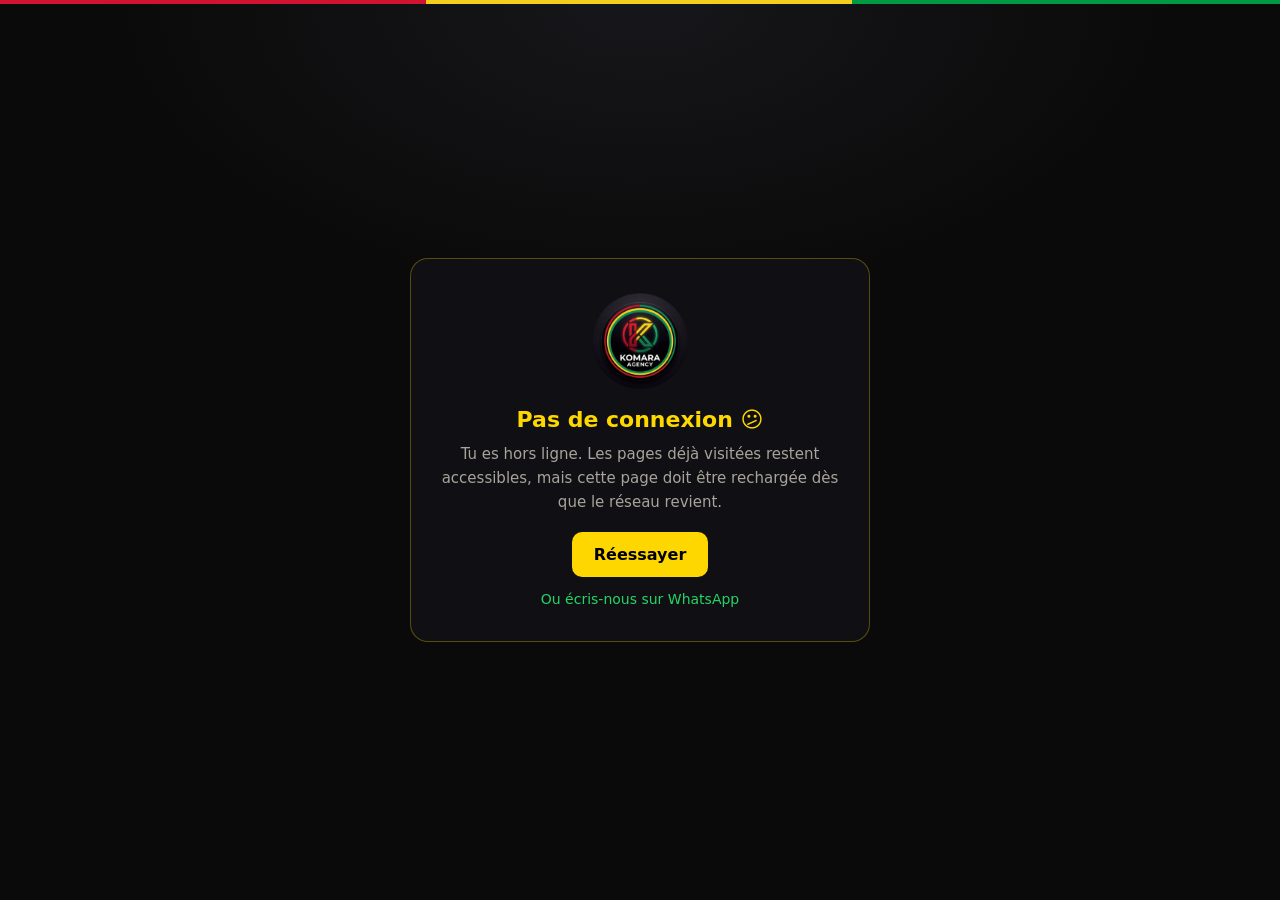
<file: offline.html>
<!DOCTYPE html>
<html lang="fr">
<head>
<meta charset="utf-8">
<meta name="viewport" content="width=device-width, initial-scale=1">
<title>Hors ligne — Komara Agency 🇬🇳</title>
<meta name="theme-color" content="#0a0a0a">
<link rel="icon" type="image/png" sizes="64x64" href="assets/favicon-64.png">
<style>
  :root { --noir:#0a0a0a; --or:#FFD700; --blanc:#fff; --doux:#a8a49b; }
  * { box-sizing:border-box; }
  body {
    margin:0; min-height:100vh; display:flex; align-items:center; justify-content:center;
    background:radial-gradient(900px 500px at 50% 0%, #17171b 0%, var(--noir) 60%);
    color:var(--blanc); font-family:system-ui,-apple-system,"Segoe UI",Roboto,Arial,sans-serif;
    text-align:center; padding:28px;
  }
  body::before {
    content:""; position:fixed; top:0; left:0; right:0; height:4px; z-index:9;
    background:linear-gradient(90deg,#d11231 0 33.3%,#f5cf1b 33.3% 66.6%,#009a44 66.6% 100%);
  }
  .carte {
    max-width:460px; width:100%; border:1px solid rgba(255,215,0,.3); border-radius:18px;
    background:#101014; padding:34px 24px;
  }
  img { width:96px; height:96px; margin-bottom:14px; }
  h1 { font-size:22px; margin:0 0 10px; color:var(--or); }
  p { color:var(--doux); margin:0 0 18px; line-height:1.6; font-size:15px; }
  a.bouton {
    display:inline-block; background:var(--or); color:#000; text-decoration:none;
    font-weight:700; padding:13px 22px; border-radius:10px;
  }
  .wa { display:block; margin-top:14px; color:#25D366; text-decoration:none; font-size:14px; }
</style>
</head>
<body>
  <div class="carte">
    <img src="assets/logo-256.png" alt="Komara Agency">
    <h1>Pas de connexion 😕</h1>
    <p>Tu es hors ligne. Les pages déjà visitées restent accessibles, mais cette page doit être rechargée dès que le réseau revient.</p>
    <a class="bouton" href="./">Réessayer</a>
    <a class="wa" href="https://wa.me/212701986219">Ou écris-nous sur WhatsApp</a>
  </div>
</body>
</html>
</file>
<file: style.css>
:root {
  --noir: #0a0a0a;
  --gris: #111214;
  --gris-2: #17181b;
  --or: #FFD700;
  --or-doux: #f0d98a;
  --vert: #25D366;
  --rouge: #d11231;
  --jaune: #f5cf1b;
  --vert-drapeau: #009a44;
  --blanc: #ffffff;
  --texte-doux: #a8a49b;
  --bord: rgba(255, 215, 0, .25);
  --radius: 12px;
}

* { margin: 0; padding: 0; box-sizing: border-box; }

/* bandeau drapeau 🇬🇳 */
body::before {
  content: "";
  position: fixed; top: 0; left: 0; right: 0; height: 4px; z-index: 900;
  background: linear-gradient(90deg, var(--rouge) 0 33.33%, var(--jaune) 33.33% 66.66%, var(--vert-drapeau) 66.66% 100%);
}

html { scroll-behavior: smooth; }

body {
  font-family: -apple-system, BlinkMacSystemFont, "Segoe UI", Roboto, Helvetica, Arial, sans-serif;
  background: var(--noir);
  color: var(--blanc);
  line-height: 1.65;
  -webkit-font-smoothing: antialiased;
}

.container { max-width: 1000px; margin: auto; padding: 0 20px; }

/* ---------- HEADER ---------- */
.header {
  background: rgba(17, 18, 20, .96);
  backdrop-filter: blur(8px);
  padding: 14px 0;
  border-bottom: 2px solid var(--or);
  position: sticky;
  top: 0;
  z-index: 500;
}
.header-inner { display: flex; align-items: center; justify-content: space-between; gap: 14px; }
.logo { display: flex; align-items: center; gap: 10px; font-size: 20px; text-decoration: none; letter-spacing: .2px; white-space: nowrap; }
.logo b { font-weight: 800; color: var(--blanc); }
.logo span { color: var(--or); }
.logo-img { border-radius: 50%; box-shadow: 0 0 14px rgba(255, 215, 0, .28); }
@media (max-width: 420px) { .logo b { font-size: 17px; } .logo-img { width: 34px; height: 34px; } }
.nav { display: flex; gap: 22px; }
.nav a { color: var(--texte-doux); text-decoration: none; font-size: 14.5px; }
.nav a:hover { color: var(--or); }
.lang-switch {
  font-size: 12px; font-weight: 700; color: var(--texte-doux); text-decoration: none;
  border: 1px solid rgba(255, 255, 255, .16); border-radius: 7px; padding: 4px 8px; line-height: 1;
}
.lang-switch:hover { color: var(--or); border-color: var(--or); }
.btn-whatsapp {
  background: var(--vert); color: #08240f; padding: 10px 18px; border-radius: 999px;
  text-decoration: none; font-weight: 800; font-size: 14.5px; white-space: nowrap;
}
.btn-whatsapp:hover { filter: brightness(1.08); }
@media (max-width: 720px) {
  .nav { display: none; }
  .header-inner { justify-content: space-between; }
}

/* ---------- HERO ---------- */
.hero {
  text-align: center;
  padding: 72px 20px 64px;
  background: radial-gradient(900px 420px at 50% -10%, rgba(255, 215, 0, .12) 0%, transparent 60%);
}
.hero-logo {
  display: block; margin: 0 auto 20px; border-radius: 50%;
  box-shadow: 0 0 46px rgba(255, 215, 0, .22), 0 0 0 1px rgba(255, 215, 0, .18);
}
.badge {
  display: inline-block;
  font-size: 12.5px;
  letter-spacing: .6px;
  text-transform: uppercase;
  color: var(--or-doux);
  border: 1px solid var(--bord);
  border-radius: 999px;
  padding: 6px 14px;
  margin-bottom: 18px;
}
.hero h2 { font-size: clamp(30px, 6vw, 46px); color: var(--or); margin-bottom: 14px; line-height: 1.2; }
.hero-txt { font-size: 17px; color: #ded9cf; max-width: 620px; margin: 0 auto; }
.hero-actions { display: flex; gap: 12px; justify-content: center; flex-wrap: wrap; margin-top: 26px; }
.preuves {
  list-style: none; display: flex; gap: 10px; justify-content: center; flex-wrap: wrap;
  margin-top: 30px; font-size: 13.5px; color: var(--texte-doux);
}
.preuves li { border: 1px solid rgba(255, 255, 255, .1); border-radius: 999px; padding: 7px 14px; }

/* ---------- BOUTONS ---------- */
.btn-principal {
  background: linear-gradient(180deg, var(--or-doux), var(--or));
  color: #171308; padding: 15px 30px; border-radius: 10px; text-decoration: none;
  font-weight: 800; display: inline-block; border: none; cursor: pointer; font-size: 16px;
  box-shadow: 0 10px 26px rgba(255, 215, 0, .18);
}
.btn-principal:hover { filter: brightness(1.05); }
.btn-secondaire {
  padding: 14px 26px; border-radius: 10px; text-decoration: none;
  color: var(--or-doux); border: 1px solid var(--bord); font-weight: 700; font-size: 15.5px;
}
.btn-secondaire:hover { border-color: var(--or); color: var(--or); }

/* ---------- SECTIONS ---------- */
section h2 { text-align: center; color: var(--or); font-size: clamp(24px, 4.4vw, 32px); margin-bottom: 10px; }
.section-sub { text-align: center; color: var(--texte-doux); margin-bottom: 34px; font-size: 15px; }

/* ---------- SERVICES ---------- */
.services { padding: 64px 20px; background: var(--gris); }
.grid { display: grid; grid-template-columns: repeat(auto-fit, minmax(275px, 1fr)); gap: 18px; }
.card {
  background: var(--noir); padding: 26px; border-radius: var(--radius);
  border-left: 3px solid var(--or); border-top: 1px solid rgba(255, 255, 255, .05);
}
.card:nth-child(3n+1) { border-left-color: var(--rouge); }
.card:nth-child(3n+2) { border-left-color: var(--jaune); }
.card:nth-child(3n)   { border-left-color: var(--vert-drapeau); }
.card h3 { font-size: 17px; margin-bottom: 8px; }
.card p { color: var(--texte-doux); font-size: 14.5px; }

/* ---------- REALISATIONS ---------- */
.portfolio { padding: 64px 20px; }
.portfolio-grid { display: grid; grid-template-columns: repeat(auto-fit, minmax(190px, 1fr)); gap: 14px; }
.pf {
  margin: 0; background: var(--gris-2); border: 1px solid rgba(255, 255, 255, .07);
  border-radius: var(--radius); overflow: hidden;
}
.pf img { display: block; width: 100%; aspect-ratio: 4 / 5; object-fit: cover; }
.pf figcaption { padding: 10px 12px 12px; }
.pf figcaption b { display: block; font-size: 13.5px; color: #fff; font-weight: 700; }
.pf figcaption span { display: block; font-size: 11.5px; color: var(--texte-doux); margin-top: 2px; }
.portfolio-cta { text-align: center; margin-top: 30px; }
@media (max-width: 560px) {
  .portfolio-grid { grid-template-columns: repeat(2, 1fr); gap: 10px; }
  .pf figcaption b { font-size: 12.5px; }
}

/* ---------- TARIFS ---------- */
.tarifs { padding: 64px 20px; }
.tarifs-grid { display: grid; grid-template-columns: repeat(auto-fit, minmax(230px, 1fr)); gap: 14px; }
.tarif {
  background: var(--gris-2); border: 1px solid rgba(255, 255, 255, .07); border-radius: var(--radius);
  padding: 20px; text-align: center;
}
.tarif-nom { display: block; font-size: 14px; color: #ded9cf; }
.tarif-prix { display: block; font-size: 26px; font-weight: 800; color: var(--or); margin: 6px 0 4px; }
.tarif-delai { display: block; font-size: 12.5px; color: var(--texte-doux); }
.tarifs-note { text-align: center; color: var(--texte-doux); font-size: 14px; margin: 24px 0 26px; }
.tarifs .btn-principal { display: block; width: fit-content; margin: 0 auto; }

/* ---------- ETAPES ---------- */
.etapes { padding: 64px 20px; background: var(--gris); }
.steps { list-style: none; counter-reset: s; max-width: 680px; margin: 0 auto; }
.steps li {
  counter-increment: s; position: relative; padding: 16px 18px 16px 58px; margin-bottom: 12px;
  background: var(--noir); border-radius: var(--radius); border: 1px solid rgba(255, 255, 255, .06);
  font-size: 14.5px; color: #ded9cf;
}
.steps li:before {
  content: counter(s); position: absolute; left: 18px; top: 16px;
  width: 26px; height: 26px; border-radius: 50%;
  background: linear-gradient(180deg, var(--or-doux), var(--or)); color: #171308;
  display: flex; align-items: center; justify-content: center; font-weight: 800; font-size: 14px;
}
.steps strong { color: #fff; }

/* ---------- FAQ ---------- */
.faq { padding: 64px 20px; }
details {
  background: var(--gris); margin-bottom: 12px; border-left: 3px solid var(--or);
  padding: 15px 18px; border-radius: 10px;
}
summary { font-weight: 700; cursor: pointer; font-size: 16px; }
summary::-webkit-details-marker { color: var(--or); }
details p { margin-top: 10px; color: var(--texte-doux); font-size: 14.5px; }
details a { color: var(--or-doux); }
details[open] summary ~ * { animation: fadeIn .3s ease-in-out; }
@keyframes fadeIn { from { opacity: 0; transform: translateY(-5px); } to { opacity: 1; transform: translateY(0); } }

/* ---------- CONTACT ---------- */
.contact { padding: 64px 20px; background: var(--gris); text-align: center; }
.form-devis { display: flex; flex-direction: column; gap: 13px; max-width: 500px; margin: 0 auto; }
.form-devis input, .form-devis select, .form-devis textarea {
  padding: 14px; border-radius: 9px; border: 1px solid #2c2c31; background: #1c1d20;
  color: #fff; font-size: 16px; font-family: inherit;
}
.form-devis input:focus, .form-devis select:focus, .form-devis textarea:focus {
  outline: none; border-color: var(--or);
}
.form-note { font-size: 12.5px; color: var(--texte-doux); }

/* ---------- CHATBOT ---------- */
#chatbot-btn {
  position: fixed; bottom: 20px; right: 20px; background: var(--or); color: #111;
  width: 58px; height: 58px; border-radius: 50%; display: flex; align-items: center; justify-content: center;
  font-size: 26px; cursor: pointer; z-index: 900; border: none;
  box-shadow: 0 6px 20px rgba(255, 215, 0, .32);
}
#chatbot-box {
  position: fixed; bottom: 88px; right: 20px; width: min(330px, calc(100vw - 32px));
  height: 450px; background: #121316; border: 2px solid var(--or); border-radius: 15px;
  display: flex; flex-direction: column; z-index: 900; overflow: hidden;
  box-shadow: 0 18px 40px rgba(0, 0, 0, .6);
}
#chatbot-box.hidden { display: none; }
.chat-header {
  background: var(--or); color: #111; padding: 10px 12px; font-weight: 800; font-size: 14.5px;
  display: flex; justify-content: space-between; align-items: center;
}
#close-chat { cursor: pointer; padding: 0 4px; }
#chat-messages { flex: 1; padding: 12px; overflow-y: auto; }
.msg { margin-bottom: 10px; padding: 9px 12px; border-radius: 10px; max-width: 85%; font-size: 13.8px; white-space: pre-line; }
.msg.user { background: var(--or); color: #111; margin-left: auto; }
.msg.bot { background: #2a2b30; color: #f1efe9; }
.msg.bot a { color: var(--or); }
#chat-input { border: none; border-top: 1px solid #2a2b30; padding: 13px; background: #1b1c20; color: #fff; outline: none; font-size: 15px; font-family: inherit; }

/* ---------- FOOTER ---------- */
.footer { padding: 30px 20px; border-top: 1px solid var(--gris-2); text-align: center; }
.footer-logo-img { line-height: 0; margin-bottom: 12px; }
.footer-logo-img img { border-radius: 50%; box-shadow: 0 0 18px rgba(255, 215, 0, .22); }
.footer-logo { font-weight: 800; margin-bottom: 10px; }
.footer-logo span { color: var(--or); }
.footer-liens { display: flex; gap: 16px; justify-content: center; flex-wrap: wrap; margin-bottom: 8px; }
.footer-liens a, .footer-contact a { color: var(--texte-doux); text-decoration: none; font-size: 13px; }
.footer-liens a:hover, .footer-contact a:hover { color: var(--or); }
.footer-contact { font-size: 13px; color: var(--texte-doux); margin-bottom: 8px; }
.footer-copy { font-size: 12.5px; color: #6f6b64; }

/* ---------- PWA ---------- */
#pwa-install {
  position: fixed; left: 20px; bottom: 20px; z-index: 998;
  background: #111; color: var(--or); border: 1px solid var(--or);
  border-radius: 999px; padding: 11px 18px; font-size: 14px; font-weight: 700;
  font-family: inherit; cursor: pointer; box-shadow: 0 6px 18px rgba(0,0,0,.5);
}
#pwa-install:hover { background: var(--or); color: #000; }
#pwa-install:disabled { opacity: .6; cursor: default; }
html.hors-ligne::after {
  content: "\1F4F4  Hors ligne — contenu en cache";
  position: fixed; bottom: 0; left: 0; right: 0; z-index: 1000;
  background: #d11231; color: #fff; font-size: 12.5px; font-weight: 600;
  text-align: center; padding: 7px 10px;
}
@media (max-width: 520px) {
  #pwa-install { left: 12px; bottom: 84px; padding: 10px 15px; font-size: 13px; }
}

/* ---------- PWA : mises à jour et hors ligne ---------- */
.pwa-bandeau {
  position: fixed;
  top: 12px;
  left: 12px;
  right: 12px;
  z-index: 1200;
  display: flex;
  align-items: center;
  gap: 10px;
  background: #141414;
  color: #f2efe6;
  border: 1px solid var(--or);
  border-radius: 12px;
  padding: 10px 12px;
  font-size: 13.5px;
  box-shadow: 0 12px 34px rgba(0,0,0,0.6);
}
.pwa-bandeau span { flex: 1; }
.pwa-bandeau button {
  background: var(--or);
  color: #000;
  border: 0;
  border-radius: 8px;
  padding: 7px 12px;
  font-weight: 700;
  font-size: 13px;
  cursor: pointer;
  white-space: nowrap;
}
.pwa-bandeau .pwa-fermer {
  background: transparent;
  color: #a8a49b;
  font-weight: 400;
  padding: 2px 6px;
}
html.hors-ligne body::after {
  content: "📴 Hors ligne — version en cache";
  position: fixed;
  top: 0;
  left: 0;
  right: 0;
  background: #d11231;
  color: #fff;
  font-size: 12px;
  padding: 5px 8px;
  text-align: center;
  z-index: 1300;
}
</file>
<file: app.css>
/* Komara Agency — interface APPLICATION (distincte du site web)
   Mobile-first, navigation par onglets, style natif. */

:root {
  --noir: #0a0a0a;
  --surface: #141417;
  --surface-2: #1c1c21;
  --bordure: rgba(255, 255, 255, 0.08);
  --texte: #f5f3ec;
  --doux: #9c988e;
  --or: #FFD700;
  --rouge: #c8102e;
  --jaune: #fcd116;
  --vert-k: #00853f;
  --wa: #25D366;
  --barre: 64px;
}

* { box-sizing: border-box; -webkit-tap-highlight-color: transparent; }

html {
  background:
    linear-gradient(90deg,
      var(--rouge) 0 33.34%,
      var(--jaune) 33.34% 66.67%,
      var(--vert-k) 66.67% 100%);
  background-attachment: fixed;
}

body {
  margin: 0;
  height: 100vh;
  height: 100dvh;
  background: transparent;
  color: var(--texte);
  font-family: -apple-system, BlinkMacSystemFont, "Segoe UI", Roboto, "Helvetica Neue", Arial, sans-serif;
  font-size: 16px;
  line-height: 1.5;
  overscroll-behavior-y: contain;
  display: flex;
  flex-direction: column;
  overflow: hidden;
}

/* le conteneur occupe TOUT l'ecran : plus de colonne bridee */
.app {
  flex: 1 1 auto;
  display: flex;
  flex-direction: column;
  min-height: 0;
  width: 100%;
  max-width: none;
  margin: 0;
}


/* ---------------- BARRE DU HAUT ---------------- */
.topbar {
  position: sticky;
  top: 3px;
  z-index: 40;
  display: flex;
  align-items: center;
  gap: 10px;
  padding: 10px 16px;
  padding-top: calc(10px + env(safe-area-inset-top, 0px));
  background: rgba(10, 10, 10, 0.94);
  backdrop-filter: saturate(140%) blur(14px);
  -webkit-backdrop-filter: saturate(140%) blur(14px);
  border-bottom: 1px solid var(--bordure);
}
.topbar-logo { width: 44px; height: 44px; border-radius: 50%; }
.topbar-titre { display: flex; flex-direction: column; line-height: 1.15; flex: 1; min-width: 0; }
.topbar-titre strong { font-size: 18px; letter-spacing: 0.2px; }
.topbar-titre span { font-size: 13px; color: var(--doux); text-transform: uppercase; letter-spacing: 0.9px; }
.pastille {
  font-size: 12px;
  font-weight: 700;
  text-transform: uppercase;
  letter-spacing: 0.6px;
  padding: 4px 9px;
  border-radius: 99px;
  background: rgba(37, 211, 102, 0.14);
  color: var(--wa);
  border: 1px solid rgba(37, 211, 102, 0.35);
  white-space: nowrap;
}
html.hors-ligne .pastille {
  background: rgba(209, 18, 49, 0.16);
  color: #ff7a8f;
  border-color: rgba(209, 18, 49, 0.5);
}

/* ---------------- ECRANS ---------------- */
.ecran {
  display: none;
  flex: 1 1 auto;
  min-height: 0;
  overflow-y: auto;
  -webkit-overflow-scrolling: touch;
  padding: 18px 16px 26px;
  animation: apparait 0.22s ease-out;
}
.ecran.actif { display: block; }
@keyframes apparait {
  from { opacity: 0; transform: translateY(6px); }
  to { opacity: 1; transform: none; }
}

.salut { margin-bottom: 18px; }
.salut h1 { font-size: 34px; margin: 0 0 4px; letter-spacing: -0.4px; }
.salut p { margin: 0; color: var(--doux); font-size: 17px; }

.titre-ecran { font-size: 30px; margin: 4px 0 4px; letter-spacing: -0.3px; }
.sous-titre { color: var(--doux); font-size: 16px; margin: 0 0 16px; }
.titre-section {
  font-size: 14px;
  text-transform: uppercase;
  letter-spacing: 1.1px;
  color: var(--doux);
  margin: 22px 0 10px;
}

/* ---------------- CARTE PRINCIPALE ---------------- */
.carte-cta {
  width: 100%;
  display: flex;
  align-items: center;
  gap: 13px;
  padding: 15px 16px;
  border-radius: 18px;
  border: 1px solid rgba(37, 211, 102, 0.35);
  background: linear-gradient(135deg, rgba(37, 211, 102, 0.16), rgba(37, 211, 102, 0.05));
  color: var(--texte);
  font: inherit;
  text-align: left;
  cursor: pointer;
  transition: transform 0.12s ease, background 0.2s;
}
.carte-cta:active { transform: scale(0.985); }
.cta-ico {
  width: 60px; height: 60px;
  display: grid; place-items: center;
  font-size: 30px;
  border-radius: 14px;
  background: var(--wa);
}
.cta-texte { display: flex; flex-direction: column; flex: 1; }
.cta-texte strong { font-size: 18px; }
.cta-texte small { color: var(--doux); font-size: 14px; }
.chevron { color: var(--doux); font-size: 26px; line-height: 1; }

/* ---------------- RACCOURCIS ---------------- */
.grille-raccourcis {
  display: grid;
  grid-template-columns: repeat(4, 1fr);
  gap: 9px;
  margin-top: 14px;
}
.raccourci {
  display: flex;
  flex-direction: column;
  align-items: center;
  gap: 6px;
  padding: 12px 4px 10px;
  border-radius: 15px;
  background: var(--surface);
  border: 1px solid var(--bordure);
  color: var(--texte);
  font: inherit;
  font-size: 14px;
  cursor: pointer;
  transition: transform 0.12s ease;
}
.raccourci:active { transform: scale(0.96); }
.r-ico { font-size: 34px; }

/* ---------------- OFFRES ---------------- */
.liste-offres { display: flex; flex-direction: column; gap: 10px; }

.offre {
  display: flex;
  align-items: center;
  gap: 12px;
  padding: 14px;
  border-radius: 16px;
  background: var(--surface);
  border: 1px solid var(--bordure);
}
.offre-ico {
  width: 56px; height: 56px;
  display: grid; place-items: center;
  font-size: 28px;
  border-radius: 12px;
  background: var(--surface-2);
  flex-shrink: 0;
}
.offre-corps { flex: 1; min-width: 0; }
.offre-corps strong { display: block; font-size: 17.5px; font-weight: 650; }
.offre-corps small { display: block; color: var(--doux); font-size: 14.5px; margin-top: 2px; }
.offre-prix {
  font-weight: 800;
  font-size: 18px;
  color: var(--or);
  white-space: nowrap;
}
.offre-prix small { display: block; font-weight: 500; font-size: 12.5px; color: var(--doux); text-align: right; }
.offre button {
  border: 0;
  background: var(--or);
  color: #000;
  font: inherit;
  font-weight: 700;
  font-size: 14.5px;
  padding: 8px 11px;
  border-radius: 10px;
  cursor: pointer;
  white-space: nowrap;
}
.offre button:active { opacity: 0.75; }

/* ---------------- CHIPS ---------------- */
.chips {
  display: flex;
  gap: 8px;
  overflow-x: auto;
  padding-bottom: 12px;
  margin: 0 -16px;
  padding-left: 16px;
  padding-right: 16px;
  scrollbar-width: none;
}
.chips::-webkit-scrollbar { display: none; }
.chip {
  flex-shrink: 0;
  padding: 8px 14px;
  border-radius: 99px;
  background: var(--surface);
  border: 1px solid var(--bordure);
  color: var(--doux);
  font: inherit;
  font-size: 15px;
  cursor: pointer;
}
.chip.actif {
  background: var(--or);
  border-color: var(--or);
  color: #000;
  font-weight: 700;
}

/* ---------------- ENCART ---------------- */
.encart {
  margin-top: 18px;
  padding: 14px 16px;
  border-radius: 16px;
  background: rgba(255, 215, 0, 0.07);
  border: 1px solid rgba(255, 215, 0, 0.25);
}
.encart strong { color: var(--or); font-size: 16.5px; }
.encart p { margin: 4px 0 0; font-size: 14.5px; color: var(--doux); }

/* ---------------- FORMULAIRE ---------------- */
.form { display: flex; flex-direction: column; gap: 13px; }
.form label {
  display: flex;
  flex-direction: column;
  gap: 6px;
  font-size: 14px;
  color: var(--doux);
  text-transform: uppercase;
  letter-spacing: 0.7px;
  font-weight: 600;
}
.form input,
.form select,
.form textarea {
  font: inherit;
  font-size: 16px;
  color: var(--texte);
  background: var(--surface);
  border: 1px solid var(--bordure);
  border-radius: 13px;
  padding: 13px 14px;
  letter-spacing: normal;
  text-transform: none;
  width: 100%;
}
.form textarea { resize: vertical; min-height: 84px; }
.form input:focus,
.form select:focus,
.form textarea:focus {
  outline: none;
  border-color: var(--or);
  box-shadow: 0 0 0 3px rgba(255, 215, 0, 0.12);
}
.form select { appearance: none; background-image: linear-gradient(45deg, transparent 50%, var(--doux) 50%), linear-gradient(135deg, var(--doux) 50%, transparent 50%); background-position: calc(100% - 19px) 21px, calc(100% - 14px) 21px; background-size: 5px 5px, 5px 5px; background-repeat: no-repeat; }

.btn {
  border: 0;
  border-radius: 14px;
  padding: 15px 18px;
  font: inherit;
  font-weight: 750;
  font-size: 17.5px;
  cursor: pointer;
  transition: transform 0.12s ease, opacity 0.2s;
}
.btn:active { transform: scale(0.985); }
.btn.primaire { background: var(--or); color: #000; margin-top: 4px; }
.btn.primaire:disabled { opacity: 0.55; }
.btn.fantome {
  width: 100%;
  margin-top: 12px;
  background: transparent;
  color: var(--texte);
  border: 1px solid var(--bordure);
}
.mini { font-size: 13.5px; color: var(--doux); text-align: center; margin: 2px 0 0; }

.recap {
  display: flex;
  gap: 12px;
  align-items: flex-start;
  margin-top: 16px;
  padding: 14px;
  border-radius: 15px;
  background: rgba(0, 154, 68, 0.12);
  border: 1px solid rgba(0, 154, 68, 0.4);
}
.recap .ok { font-size: 28px; }
.recap strong { font-size: 16.5px; }
.recap p { margin: 2px 0 0; font-size: 14.5px; color: var(--doux); }

/* ---------------- PROFIL & LIENS ---------------- */
.profil {
  display: flex;
  align-items: center;
  gap: 13px;
  padding: 16px;
  border-radius: 18px;
  background: var(--surface);
  border: 1px solid var(--bordure);
  margin-bottom: 18px;
}
.profil img { width: 72px; height: 72px; border-radius: 50%; }
.profil strong { display: block; font-size: 18.5px; }
.profil span { font-size: 14.5px; color: var(--doux); }

.liste-liens {
  border-radius: 16px;
  overflow: hidden;
  background: var(--surface);
  border: 1px solid var(--bordure);
}
.lien {
  display: flex;
  align-items: center;
  gap: 12px;
  width: 100%;
  padding: 14px 15px;
  background: transparent;
  border: 0;
  border-bottom: 1px solid var(--bordure);
  color: var(--texte);
  font: inherit;
  font-size: 17px;
  text-align: left;
  text-decoration: none;
  cursor: pointer;
}
.liste-liens .lien:last-child { border-bottom: 0; }
.lien > span:nth-child(2) { flex: 1; }
.lien:active { background: var(--surface-2); }

.version { text-align: center; font-size: 14px; color: var(--doux); margin: 22px 0 0; }

/* ---------------- BARRE D'ONGLETS ---------------- */
.tabbar {
  position: relative;
  flex: 0 0 auto;
  width: 100%;
  margin-top: auto;
  z-index: 50;
  display: grid;
  grid-template-columns: repeat(4, 1fr);
  background: rgba(16, 16, 18, 0.94);
  backdrop-filter: saturate(150%) blur(18px);
  -webkit-backdrop-filter: saturate(150%) blur(18px);
  border-top: 1px solid var(--bordure);
  padding-bottom: env(safe-area-inset-bottom, 0px);
}
.onglet {
  display: flex;
  flex-direction: column;
  align-items: center;
  gap: 3px;
  padding: 9px 2px 8px;
  background: transparent;
  border: 0;
  color: var(--doux);
  font: inherit;
  font-size: 13px;
  cursor: pointer;
  position: relative;
  transition: color 0.18s;
}
.o-ico { font-size: 29px; line-height: 1; filter: grayscale(0.75); transition: filter 0.2s, transform 0.2s; }
.onglet.actif { color: var(--or); }
.onglet.actif .o-ico { filter: none; transform: translateY(-1px); }
.onglet.actif::before {
  content: "";
  position: absolute;
  top: 0;
  width: 26px;
  height: 2.5px;
  border-radius: 0 0 3px 3px;
  background: var(--or);
}
.o-txt { font-weight: 600; letter-spacing: 0.2px; }

/* ---------------- TOAST ---------------- */
.toast {
  position: fixed;
  left: 50%;
  bottom: calc(var(--barre) + 20px + env(safe-area-inset-bottom, 0px));
  transform: translate(-50%, 12px);
  max-width: calc(100% - 40px);
  padding: 11px 16px;
  border-radius: 12px;
  background: #24242a;
  color: var(--texte);
  font-size: 15px;
  border: 1px solid var(--bordure);
  box-shadow: 0 12px 30px rgba(0, 0, 0, 0.55);
  opacity: 0;
  pointer-events: none;
  transition: opacity 0.2s, transform 0.2s;
  z-index: 70;
  text-align: center;
}
.toast.visible { opacity: 1; transform: translate(-50%, 0); }



/* ============================================================
   LISIBILITE ET FOND TRICOLORE (v6)
   Le fond est le drapeau R-J-V ; le contenu repose sur des
   cartes sombres pour rester parfaitement lisible.
   ============================================================ */

/* cartes : sombres et opaques pour contraster avec le fond */
.carte-cta,
.raccourci,
.offre,
.liste-liens,
.profil,
.encart,
.recap,
.form input,
.form select,
.form textarea,
.chip {
  background-color: #101012;
  border-color: rgba(255, 255, 255, 0.14);
}
.carte-cta { background-image: linear-gradient(135deg, rgba(37,211,102,.22), rgba(16,16,18,.96)); border-color: rgba(37,211,102,.55); }
.encart { background-color: #14120a; border-color: rgba(255, 215, 0, 0.45); }
.recap { background-color: #0d1a12; border-color: rgba(0, 154, 68, 0.6); }
.chip.actif { background-color: var(--or); color: #000; }

/* titres posés directement sur le fond coloré : pastille sombre lisible */
.salut,
.titre-ecran,
.sous-titre,
.titre-section {
  text-shadow: none;
}
.salut {
  background: rgba(10, 10, 10, 0.88);
  border: 1px solid rgba(255, 255, 255, 0.12);
  border-radius: 20px;
  padding: 16px 18px;
}
.salut h1 { color: #fff; }
.salut p { color: #d6d2c6; }

.titre-ecran {
  display: inline-block;
  background: rgba(10, 10, 10, 0.9);
  color: #fff;
  padding: 8px 16px;
  border-radius: 14px;
  margin-bottom: 10px;
}
.sous-titre {
  background: rgba(10, 10, 10, 0.82);
  color: #e6e2d6;
  padding: 10px 14px;
  border-radius: 12px;
}
.titre-section {
  display: inline-block;
  background: rgba(10, 10, 10, 0.9);
  color: #f1ede0;
  padding: 7px 13px;
  border-radius: 10px;
  letter-spacing: 1px;
}
.version {
  display: inline-block;
  background: rgba(10, 10, 10, 0.85);
  color: #d6d2c6;
  padding: 8px 14px;
  border-radius: 10px;
}
.version { margin-left: 50%; transform: translateX(-50%); white-space: nowrap; }

/* texte secondaire plus clair sur les cartes */
.offre-corps small,
.cta-texte small,
.profil span,
.recap p,
.encart p,
.mini,
.offre-prix small { color: #cbc7bb; }

/* zones tactiles confortables */
.raccourci { padding: 16px 4px 14px; gap: 8px; border-radius: 18px; }
.offre { padding: 16px; gap: 14px; border-radius: 18px; }
.offre button { padding: 12px 16px; border-radius: 12px; min-height: 44px; }
.lien { padding: 18px 16px; gap: 14px; }
.lien > span:first-child { font-size: 26px; width: 34px; text-align: center; }
.carte-cta { padding: 18px 18px; border-radius: 20px; }
.form input, .form select, .form textarea { padding: 16px 16px; font-size: 17px; }
.btn { padding: 18px 20px; border-radius: 16px; }
.chip { padding: 11px 18px; }
.topbar { padding-top: calc(12px + env(safe-area-inset-top, 0px)); padding-bottom: 12px; }

/* barre d'onglets : plus haute, icônes nettes */
.tabbar { background: rgba(10, 10, 10, 0.97); border-top: 2px solid var(--or); }
.onglet { padding: 12px 2px 10px; gap: 5px; }
.o-ico { filter: none; opacity: 0.8; }
.onglet.actif .o-ico { opacity: 1; transform: translateY(-2px) scale(1.08); }
.onglet.actif::before { width: 38px; height: 4px; }
.o-txt { font-weight: 700; }

/* le fond tricolore doit toujours rester visible entre les cartes */
.ecran { background: transparent; }


/* ============================================================
   CORRECTIFS 360 PX (v6.1)
   - la carte d'offre passe sur 2 lignes : le nom a toute la largeur
   - plus aucun debordement horizontal
   ============================================================ */

html, body { max-width: 100%; overflow-x: hidden; }
.ecran { overflow-x: hidden; }

/* ---- carte d'offre : icone + texte en haut, prix + bouton en bas ---- */
.offre {
  display: grid;
  grid-template-columns: auto 1fr;
  grid-template-columns: auto 1fr auto;
  grid-template-areas:
    "ico corps corps"
    "prix prix bouton";
  align-items: center;
  column-gap: 14px;
  row-gap: 12px;
}
.offre-ico   { grid-area: ico; }
.offre-corps { grid-area: corps; min-width: 0; }
.offre-corps strong { white-space: normal; overflow-wrap: anywhere; line-height: 1.25; }
.offre-corps small  { line-height: 1.35; }

/* prix et bouton rangés sur la meme ligne en bas de la carte */
.offre-prix,
.offre button { align-self: center; }
.offre {
  /* on regroupe prix + bouton dans une 2e rangee via une grille a 3 colonnes */
}
.offre > .offre-prix { grid-area: prix; justify-self: start; display: flex; align-items: baseline; gap: 10px; }
.offre > .offre-prix small { display: inline; text-align: left; font-size: 14px; }
.offre > button { grid-area: bouton; justify-self: end; }

/* ---- raccourcis : 2 x 2 sur petit ecran pour des icones bien visibles ---- */
.grille-raccourcis { grid-template-columns: repeat(2, 1fr); gap: 12px; }
.raccourci { flex-direction: row; justify-content: flex-start; gap: 12px; padding: 16px 14px; text-align: left; }
.raccourci .r-ico { font-size: 34px; flex-shrink: 0; }
.raccourci span:last-child { font-size: 15.5px; font-weight: 650; line-height: 1.2; }

/* ---- liens (ecran Plus) : le texte long passe a la ligne ---- */
.lien { min-width: 0; }
.lien > span:nth-child(2) { min-width: 0; overflow-wrap: anywhere; line-height: 1.3; }
.lien .chevron { flex-shrink: 0; }

/* ---- bloc CTA : texte qui respire ---- */
.cta-texte { min-width: 0; }
.cta-texte small { line-height: 1.35; }

/* ---- profil ---- */
.profil > div { min-width: 0; }

/* ---- chips : defilement horizontal propre, sans decouper le texte ---- */
.chips { overflow-x: auto; }
.chip { white-space: nowrap; }

/* ---- grands ecrans : on repasse sur une rangee de 4 raccourcis ---- */
@media (min-width: 560px) {
  .grille-raccourcis { grid-template-columns: repeat(4, 1fr); }
  .raccourci { flex-direction: column; justify-content: center; text-align: center; }
  .offre {
    grid-template-columns: auto 1fr auto auto;
    grid-template-areas: "ico corps prix bouton";
  }
  .offre > .offre-prix { grid-area: prix; justify-self: end; display: block; }
  .offre > .offre-prix small { display: block; text-align: right; }
  .offre > button { grid-area: bouton; justify-self: end; }
}

/* ---- v6.2 : la grille des raccourcis ne depasse plus ---- */
.grille-raccourcis { width: 100%; min-width: 0; }
.grille-raccourcis > .raccourci { min-width: 0; width: 100%; overflow: hidden; }
.raccourci span:last-child { min-width: 0; overflow-wrap: anywhere; font-size: 15px; }
.raccourci { padding: 14px 10px; gap: 10px; }
.raccourci .r-ico { font-size: 30px; }
@media (min-width: 560px) {
  .raccourci { padding: 16px 4px 14px; }
  .raccourci .r-ico { font-size: 34px; }
}

/* ---- v6.3 : colonnes strictement bornees (minmax(0,1fr)) ---- */
.grille-raccourcis { grid-template-columns: repeat(2, minmax(0, 1fr)); }
@media (min-width: 560px) {
  .grille-raccourcis { grid-template-columns: repeat(4, minmax(0, 1fr)); }
}
.raccourci { font-size: 15px; }
.raccourci .r-ico { font-size: 28px; }
.raccourci span:last-child { font-size: 14.5px; line-height: 1.2; }
.ecran { overflow-x: clip; }

/* ---- v6.4 : mots entiers + etiquettes de formulaire lisibles ---- */
.raccourci span:last-child { overflow-wrap: normal; word-break: normal; hyphens: manual; font-size: 14px; }
.raccourci { padding: 14px 8px; gap: 8px; }
.raccourci .r-ico { font-size: 26px; }

.form label {
  background: rgba(10, 10, 10, 0.9);
  color: #f1ede0;
  padding: 10px 12px 12px;
  border-radius: 14px;
  gap: 8px;
}
.form label input,
.form label select,
.form label textarea {
  margin-top: 2px;
}
.mini {
  background: rgba(10, 10, 10, 0.88);
  color: #e6e2d6;
  padding: 8px 12px;
  border-radius: 10px;
}


/* ============================================================
   V7 : PLEIN ECRAN PROPORTIONNEL
   - tricolore ROUGE | JAUNE | VERT de gauche a droite
   - zero marge laterale inutile : le contenu remplit la largeur
   - tout est dimensionne en vw / clamp : lisible quel que soit
     le viewport que le navigateur decide d'utiliser
   ============================================================ */

:root {
  /* echelle de base : 4.4vw = ~16px sur 360, ~32px sur 720 */
  --u: clamp(15px, 4.4vw, 26px);
  --marge: clamp(10px, 3vw, 18px);
}

html { font-size: var(--u); }
body { font-size: 1rem; }

.app, .ecran, .topbar, .tabbar { width: 100%; max-width: none; }

/* marges laterales faibles et regulieres, jamais plus */
.ecran {
  padding: var(--marge) var(--marge) calc(var(--marge) * 2);
}

/* ---- barre du haut ---- */
.topbar { padding-left: var(--marge); padding-right: var(--marge); gap: 0.7rem; }
.topbar-logo { width: 2.7rem; height: 2.7rem; }
.topbar-titre strong { font-size: 1.12rem; }
.topbar-titre span { font-size: 0.78rem; }
.pastille { font-size: 0.74rem; padding: 0.3rem 0.65rem; }

/* ---- titres ---- */
.salut h1 { font-size: 2.1rem; }
.salut p { font-size: 1.02rem; }
.titre-ecran { font-size: 1.85rem; }
.sous-titre { font-size: 1rem; }
.titre-section { font-size: 0.88rem; }

/* ---- bloc WhatsApp ---- */
.carte-cta { padding: 1.05rem; gap: 0.9rem; }
.cta-ico { width: 3.8rem; height: 3.8rem; font-size: 1.9rem; border-radius: 1.1rem; }
.cta-texte strong { font-size: 1.12rem; }
.cta-texte small { font-size: 0.88rem; }
.chevron { font-size: 1.7rem; }

/* ---- raccourcis : 2 x 2, grandes icones ---- */
.grille-raccourcis { grid-template-columns: repeat(2, minmax(0, 1fr)); gap: 0.75rem; }
.raccourci { flex-direction: row; justify-content: flex-start; gap: 0.8rem; padding: 1rem 0.9rem; border-radius: 1.1rem; text-align: left; }
.raccourci .r-ico { font-size: 2.3rem; line-height: 1; }
.raccourci span:last-child { font-size: 1rem; font-weight: 700; }

/* ---- offres ---- */
.offre { padding: 1rem; border-radius: 1.1rem; column-gap: 0.9rem; row-gap: 0.8rem; }
.offre-ico { width: 3.6rem; height: 3.6rem; font-size: 1.85rem; border-radius: 1rem; }
.offre-corps strong { font-size: 1.1rem; }
.offre-corps small { font-size: 0.9rem; }
.offre-prix { font-size: 1.2rem; }
.offre > .offre-prix small { font-size: 0.88rem; }
.offre button { font-size: 0.98rem; padding: 0.7rem 1.05rem; min-height: 2.8rem; border-radius: 0.8rem; }

/* ---- filtres ---- */
.chip { font-size: 0.98rem; padding: 0.65rem 1.1rem; }

/* ---- encart ---- */
.encart { padding: 1rem; border-radius: 1.1rem; }
.encart strong { font-size: 1.08rem; }
.encart p { font-size: 0.94rem; }

/* ---- formulaire ---- */
.form label { font-size: 0.88rem; }
.form input, .form select, .form textarea { font-size: 1.08rem; padding: 1rem; }
.btn { font-size: 1.15rem; padding: 1.1rem 1.2rem; }
.mini { font-size: 0.88rem; }
.recap .ok { font-size: 1.9rem; }
.recap strong { font-size: 1.08rem; }
.recap p { font-size: 0.94rem; }

/* ---- onglet Plus ---- */
.profil { padding: 1rem; gap: 1rem; }
.profil img { width: 4.6rem; height: 4.6rem; }
.profil strong { font-size: 1.2rem; }
.profil span { font-size: 0.94rem; }
.lien { padding: 1.1rem 1rem; font-size: 1.08rem; gap: 0.9rem; }
.lien > span:first-child { font-size: 1.9rem; width: 2.3rem; }
.version { font-size: 0.88rem; }

/* ---- barre d'onglets : grosses icones ---- */
.tabbar { padding-bottom: env(safe-area-inset-bottom, 0px); }
.onglet { padding: 0.7rem 0.1rem 0.6rem; gap: 0.25rem; }
.o-ico { font-size: 2rem; }
.o-txt { font-size: 0.82rem; }
.onglet.actif::before { width: 2.4rem; height: 0.26rem; }

.toast { font-size: 0.98rem; }

/* ============================================================
   V7.1 : echelle sans plafond + raccourcis qui ne coupent plus
   ============================================================ */
:root {
  /* proportionnel a la largeur reelle : 360px -> 16px ; 910px -> 40px */
  --u: clamp(15px, 4.45vw, 56px);
  --marge: clamp(10px, 3vw, 28px);
}

/* raccourcis : icone au-dessus, texte dessous, toujours en entier */
.raccourci {
  flex-direction: column;
  justify-content: center;
  align-items: center;
  text-align: center;
  gap: 0.35rem;
  padding: 0.9rem 0.4rem 0.8rem;
}
.raccourci .r-ico { font-size: 2.5rem; }
.raccourci span:last-child {
  font-size: 0.86rem;
  white-space: nowrap;
  overflow: visible;
  line-height: 1.15;
}
.grille-raccourcis { gap: 0.6rem; }

/* titre de bloc WhatsApp : tient sur une ligne */
.cta-texte small { font-size: 0.82rem; }
.salut p { font-size: 0.95rem; }

/* barre de defilement masquee : rendu identique sur tous les appareils */
.ecran { scrollbar-width: none; -ms-overflow-style: none; }
.ecran::-webkit-scrollbar { display: none; width: 0; height: 0; }
</file>
